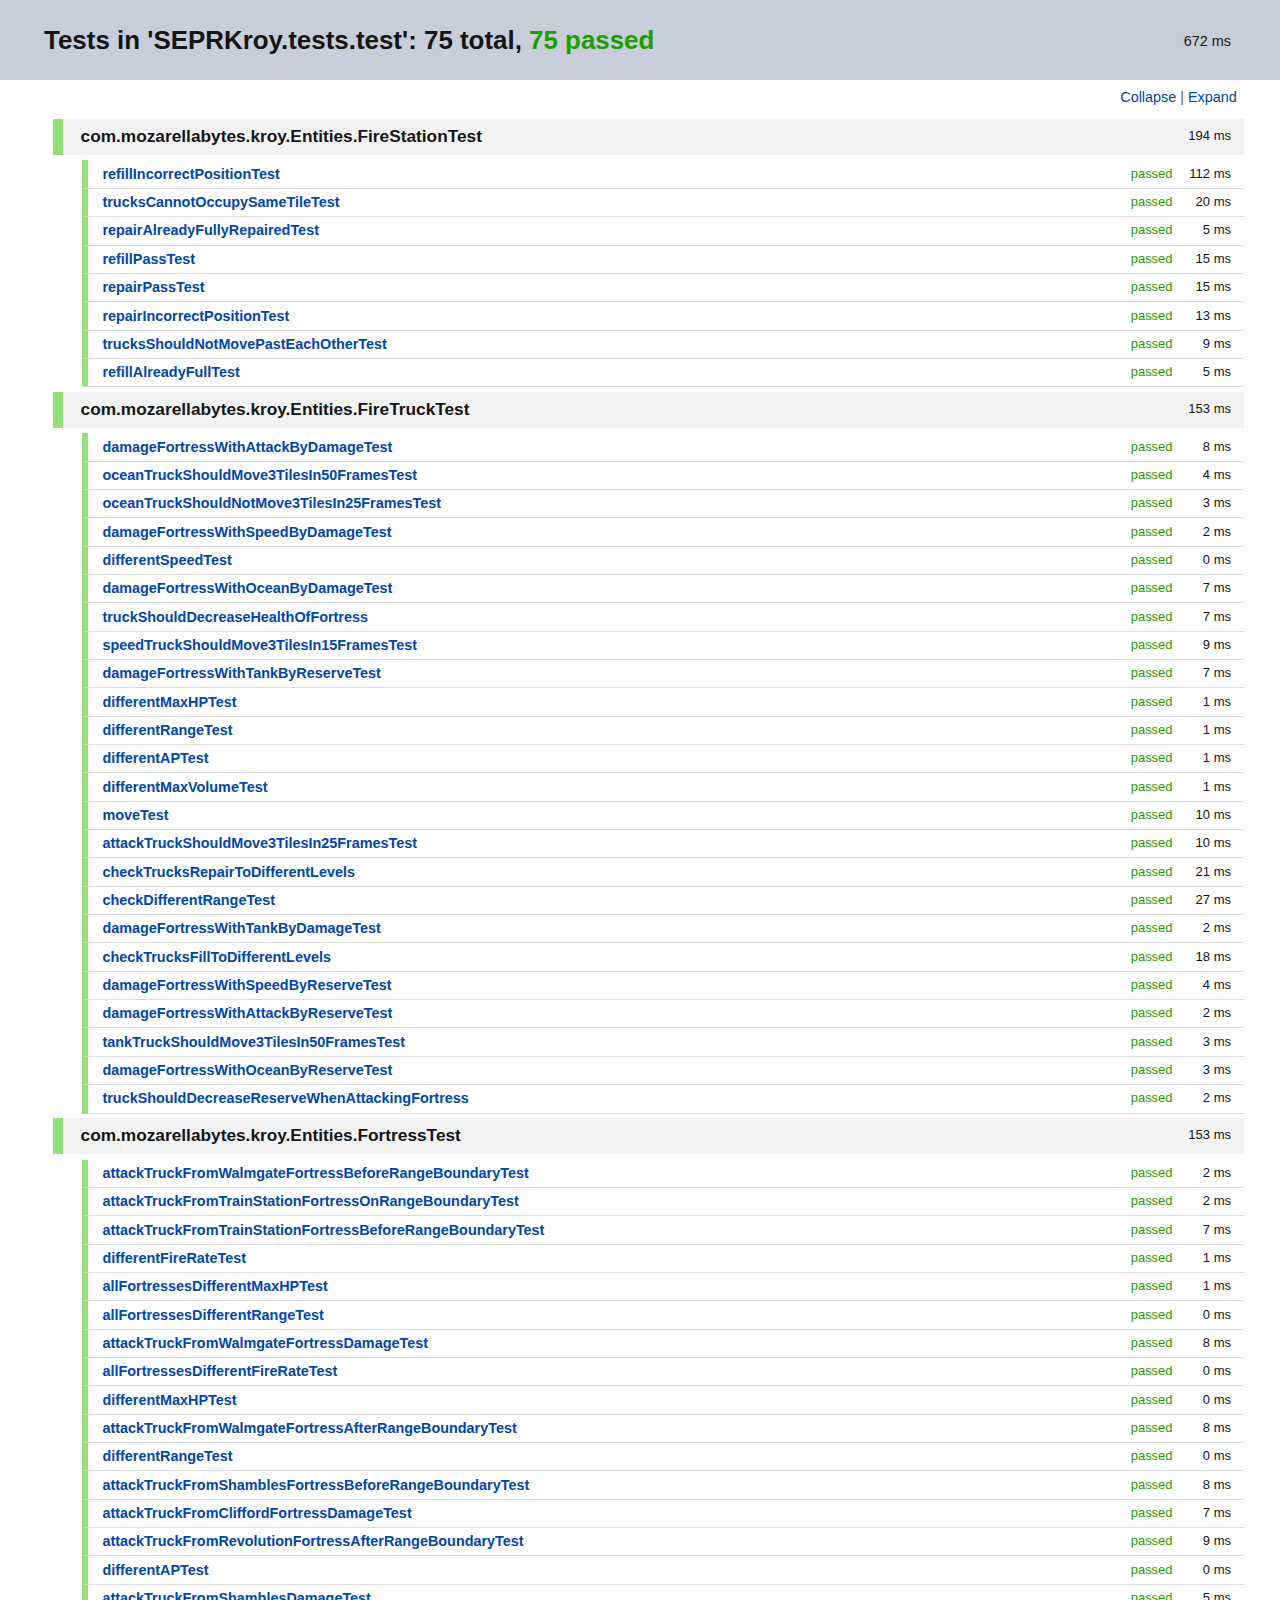
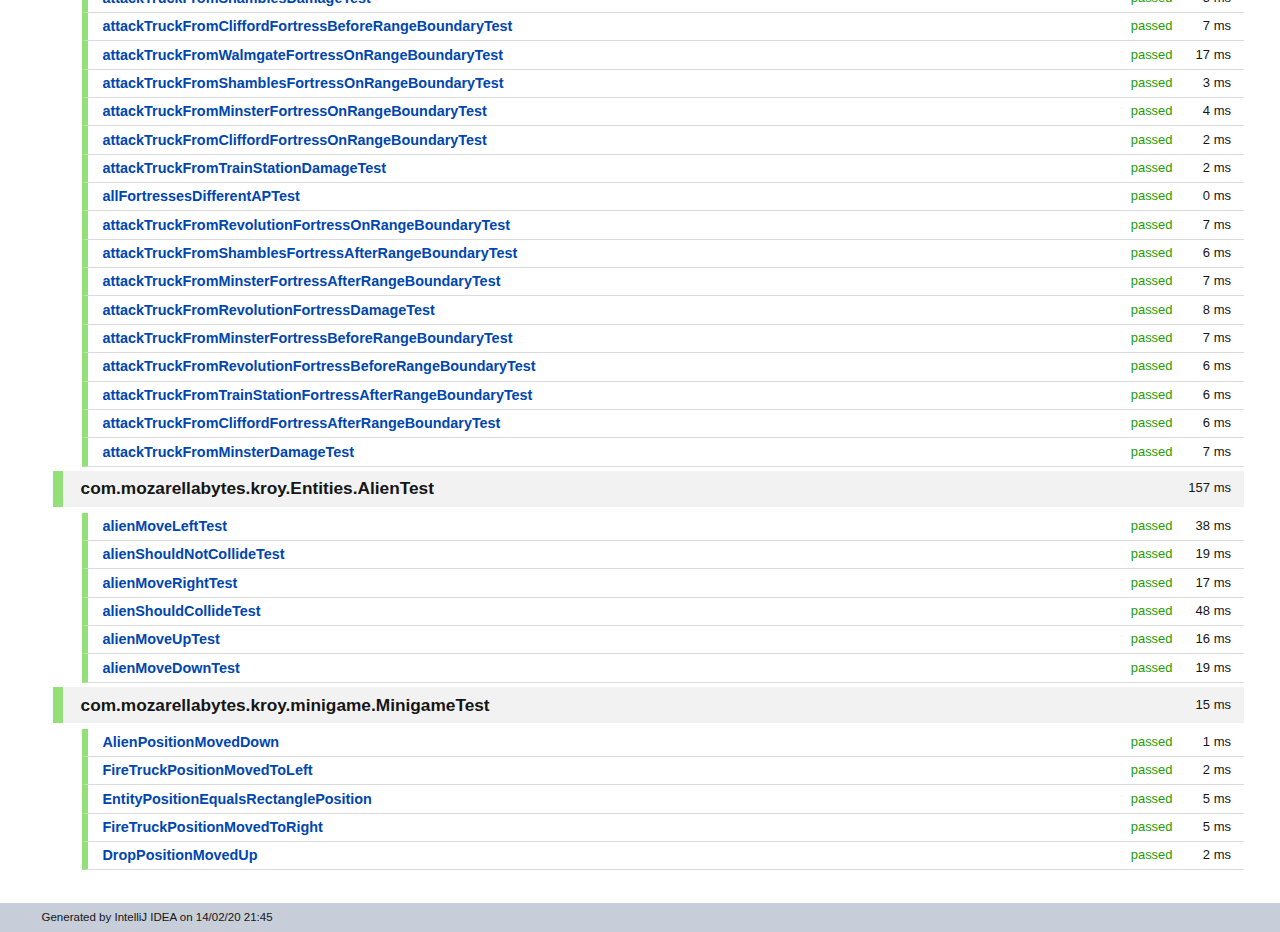
<file: docs/assessment3/TestResults/index.html>
<!DOCTYPE html PUBLIC "-//W3C//DTD XHTML 1.0 Strict//EN" "http://www.w3.org/TR/xhtml1/DTD/xhtml1-strict.dtd">
<html xmlns:str="http://exslt.org/strings" xmlns="http://www.w3.org/1999/xhtml">
<head>
<META http-equiv="Content-Type" content="text/html; charset=UTF-8">
<title>Test Results &mdash; Tests in 'SEPRKroy.tests.test'</title>
<style type="text/css">
          html {
            height: 100%
          }

          body {
            margin: 0 auto;
            padding: 0;
            text-align: left;
            height: 100%;
            font-family: myriad, arial, tahoma, verdana, sans-serif;
            color: #151515;
            font-size: 90%;
            line-height: 1.3em;
            background-color: #fff;
          }

          * {
            margin: 0;
            padding: 0
          }

          .clr {
            clear: both;
            overflow: hidden;
          }

          img {
            border: none
          }

          a {
            color: #0046b0;
            text-decoration: none;
          }

          a:hover {
            text-decoration: none;
          }

          a:focus, a:active {
            outline: none
          }

          .noborder {
            border: none
          }

          h1 {
            color: #151515;
            font-size: 180%;
            line-height: 1.1em;
            font-weight: bold;
          }

          h2 {
            color: #393D42;
            font-size: 160%;
            font-weight: normal
          }

          h3 {
            font-size: 120%;
            font-weight: bold;
            margin-bottom: .5em
          }

          h4 {
            font-size: 110%;
          }

          h5 {
            font-size: 110%;
          }

          span.failed {
            color: #ff0000
          }

          span.error {
            color: #ff0000
          }

          span.passed {
            color: #1d9d01
          }

          span.ignored {
            color: #fff600
          }

          span.skipped {
            color: #fff600
          }

          hr {
            background-color: blue
          }

          #container {
            min-width: 30em;
          }

          #header {
            padding: 0;
            position: fixed;
            width: 100%;
            z-index: 10;
            background-color: #c7ceda;
          }

          #header h1 {
            margin: 1em 3em 1em 1.7em;
          }

          #header h1 strong {
            white-space: nowrap;
          }

          #header .time {
            margin-top: 2.2em;
            margin-right: 3.4em;
            float: right;
          }

          #treecontrol {
            margin: 0;
            padding: .5em 3em .5em 0;
            text-align: right;
            background-color: #fff;
          }

          #treecontrol ul li {
            display: inline;
            list-style: none;
            color: #666;
          }

          #content {
            padding: 0 2.5em 2em 1.7em;
          }

          #content ul {
            margin: .4em 0 .1em 2em;
            list-style: none;
          }

          #content ul li.level {
            cursor: pointer;
          }

          #content ul li.level span {
            display: block;
            font-weight: bold;
          }

          #content ul li.level.top {
            margin-bottom: .3em;
          }

          #content ul li.level.top > span {
            padding: .5em 0 .5em 1em;
            font-size: 120%;
            color: #151515;
            background-color: #f2f2f2;
            border-left: solid 10px #93e078;
          }

          #content ul li.level.top.failed > span {
            border-left: solid 10px #f02525;
          }

          #content ul li.level.top.ignored > span {
            border-left: solid 10px #f8d216;
          }

          #content ul li.level.suite > span {
            margin-bottom: .8em;
            padding: 0 0 0 .8em;
            display: block;
            font-size: 110%;
            line-height: 1em;
            color: #151515;
            border-left: solid 15px #93e078;
          }

          #content ul li.level.suite.failed > span {
            border-left: solid 15px #f02525;
          }

          #content ul li.level.suite.ignored > span {
            border-left: solid 15px #f8d216;
          }

          #content ul li.level.suite > ul {
            margin-bottom: 1.5em;
          }

          #content ul li.level.test > span {
            padding: .3em 0 .3em 1em;
            color: #0046b0;
            font-size: 100%;
            border-left: solid 6px #93e078;
            border-bottom: solid 1px #dbdbdb;
          }

          #content ul li.level.test.failed > span {
            border-left: solid 6px #f02525;
          }

          #content ul li.level.test.ignored > span {
            border-left: solid 6px #f8d216;
          }

          #content ul li.text p, #content ul li.text span {
            margin-bottom: 1.5em;
            color: #151515 !important;
            font-size: 90% !important;
            font-weight: normal !important;
            overflow-x: auto;
            cursor: auto !important;
            background: none !important;
            border: none !important;
          }

          #content ul li.text span {
            margin-bottom: 0;
            display: block;
          }

          #content ul li.text span.stderr {
            color: #8b0000 !important;
          }

          #content ul li .time {
            margin-right: .5em;
            width: 5em;
            text-align: right;
            font-size: 13px;
            color: #151515;
            font-style: normal;
            font-weight: normal;
            float: right;
          }

          #content ul li span .status {
            width: 6em;
            font-size: 90%;
            color: #1d9d01;
            font-style: normal;
            font-weight: normal;
            float: right;
            text-align: right;
          }

          #content ul li.failed > span .status {
            color: #ff0000;
          }

          #content ul li.ignored > span .status {
            color: #d6b000;
          }

          #footer {
              height: 2em;
              background-color: #c7ceda;
          }
          #footer p {
              padding: .4em 0 0 3.6em;
              font-size: 80%;
          }
        </style>

<script type="text/javascript">
eval(function(p,a,c,k,e,r){e=function(c){return(c<a?'':e(parseInt(c/a)))+((c=c%a)>35?String.fromCharCode(c+29):c.toString(36))};if(!''.replace(/^/,String)){while(c--)r[e(c)]=k[c]||e(c);k=[function(e){return r[e]}];e=function(){return'\\w+'};c=1};while(c--)if(k[c])p=p.replace(new RegExp('\\b'+e(c)+'\\b','g'),k[c]);return p}('(G(){9(1n E!="11")H w=E;H E=17.16=G(a,c){9(17==6||!6.4K)I 1q E(a,c);I 6.4K(a,c)};9(1n $!="11")H D=$;17.$=E;H u=/^[^<]*(<(.|\\s)+>)[^>]*$|^#(\\w+)$/;E.1b=E.3x={4K:G(a,c){a=a||U;9(1n a=="1M"){H m=u.2L(a);9(m&&(m[1]||!c)){9(m[1])a=E.4I([m[1]],c);J{H b=U.42(m[3]);9(b)9(b.1T!=m[3])I E().1X(a);J{6[0]=b;6.L=1;I 6}J a=[]}}J I 1q E(c).1X(a)}J 9(E.1p(a))I 1q E(U)[E.1b.2d?"2d":"37"](a);I 6.6u(a.1d==1C&&a||(a.4d||a.L&&a!=17&&!a.1z&&a[0]!=11&&a[0].1z)&&E.2h(a)||[a])},4d:"1.2",82:G(){I 6.L},L:0,28:G(a){I a==11?E.2h(6):6[a]},2v:G(a){H b=E(a);b.4Y=6;I b},6u:G(a){6.L=0;1C.3x.1a.15(6,a);I 6},O:G(a,b){I E.O(6,a,b)},4J:G(a){H b=-1;6.O(G(i){9(6==a)b=i});I b},1y:G(f,d,e){H c=f;9(f.1d==3T)9(d==11)I 6.L&&E[e||"1y"](6[0],f)||11;J{c={};c[f]=d}I 6.O(G(a){M(H b 1j c)E.1y(e?6.R:6,b,E.1c(6,c[b],e,a,b))})},18:G(b,a){I 6.1y(b,a,"3O")},2t:G(e){9(1n e!="5w"&&e!=S)I 6.4o().3e(U.6F(e));H t="";E.O(e||6,G(){E.O(6.2X,G(){9(6.1z!=8)t+=6.1z!=1?6.6x:E.1b.2t([6])})});I t},5l:G(b){9(6[0])E(b,6[0].3N).6t().38(6[0]).1W(G(){H a=6;1Y(a.1t)a=a.1t;I a}).3e(6);I 6},8p:G(a){I 6.O(G(){E(6).6p().5l(a)})},8h:G(a){I 6.O(G(){E(6).5l(a)})},3e:G(){I 6.3s(1k,Q,1,G(a){6.57(a)})},6k:G(){I 6.3s(1k,Q,-1,G(a){6.38(a,6.1t)})},6g:G(){I 6.3s(1k,P,1,G(a){6.14.38(a,6)})},53:G(){I 6.3s(1k,P,-1,G(a){6.14.38(a,6.2i)})},1B:G(){I 6.4Y||E([])},1X:G(t){H b=E.1W(6,G(a){I E.1X(t,a)});I 6.2v(/[^+>] [^+>]/.12(t)||t.1e("..")>-1?E.4V(b):b)},6t:G(e){H f=6.1W(G(){I 6.66?E(6.66)[0]:6.4S(Q)});9(e===Q){H d=f.1X("*").4Q();6.1X("*").4Q().O(G(i){H c=E.K(6,"2A");M(H a 1j c)M(H b 1j c[a])E.1h.1f(d[i],a,c[a][b],c[a][b].K)})}I f},1A:G(t){I 6.2v(E.1p(t)&&E.2T(6,G(b,a){I t.15(b,[a])})||E.3G(t,6))},5T:G(t){I 6.2v(t.1d==3T&&E.3G(t,6,Q)||E.2T(6,G(a){I(t.1d==1C||t.4d)?E.2S(a,t)<0:a!=t}))},1f:G(t){I 6.2v(E.1S(6.28(),t.1d==3T?E(t).28():t.L!=11&&(!t.Y||t.Y=="7t")?t:[t]))},3j:G(a){I a?E.3G(a,6).L>0:P},7g:G(a){I 6.3j("."+a)},2V:G(b){9(b==11){9(6.L){H c=6[0];9(E.Y(c,"24")){H e=c.4z,a=[],W=c.W,2P=c.N=="24-2P";9(e<0)I S;M(H i=2P?e:0,2Y=2P?e+1:W.L;i<2Y;i++){H d=W[i];9(d.29){H b=E.V.1g&&!d.70["1N"].9U?d.2t:d.1N;9(2P)I b;a.1a(b)}}I a}J I 6[0].1N.1o(/\\r/g,"")}}J I 6.O(G(){9(b.1d==1C&&/4s|5u/.12(6.N))6.2K=(E.2S(6.1N,b)>=0||E.2S(6.2J,b)>=0);J 9(E.Y(6,"24")){H a=b.1d==1C?b:[b];E("9m",6).O(G(){6.29=(E.2S(6.1N,a)>=0||E.2S(6.2t,a)>=0)});9(!a.L)6.4z=-1}J 6.1N=b})},4n:G(a){I a==11?(6.L?6[0].3D:S):6.4o().3e(a)},6H:G(a){I 6.53(a).2e()},2s:G(){I 6.2v(1C.3x.2s.15(6,1k))},1W:G(b){I 6.2v(E.1W(6,G(a,i){I b.3c(a,i,a)}))},4Q:G(){I 6.1f(6.4Y)},3s:G(f,d,g,e){H c=6.L>1,a;I 6.O(G(){9(!a){a=E.4I(f,6.3N);9(g<0)a.91()}H b=6;9(d&&E.Y(6,"1F")&&E.Y(a[0],"4k"))b=6.4q("1J")[0]||6.57(U.5r("1J"));E.O(a,G(){9(E.Y(6,"1P")){9(6.3g)E.3w({1u:6.3g,3h:P,1Z:"1P"});J E.5h(6.2t||6.6s||6.3D||"")}J e.15(b,[c?6.4S(Q):6])})})}};E.1i=E.1b.1i=G(){H c=1k[0]||{},a=1,2g=1k.L,5e=P;9(c.1d==8v){5e=c;c=1k[1]||{}}9(2g==1){c=6;a=0}H b;M(;a<2g;a++)9((b=1k[a])!=S)M(H i 1j b){9(c==b[i])6r;9(5e&&1n b[i]==\'5w\'&&c[i])E.1i(c[i],b[i]);J 9(b[i]!=11)c[i]=b[i]}I c};H F="16"+(1q 3v()).3u(),6q=0,5d={};E.1i({8k:G(a){17.$=D;9(a)17.16=w;I E},1p:G(a){I!!a&&1n a!="1M"&&!a.Y&&a.1d!=1C&&/G/i.12(a+"")},4a:G(a){I a.35&&!a.1K||a.34&&a.3N&&!a.3N.1K},5h:G(a){a=E.33(a);9(a){9(17.6o)17.6o(a);J 9(E.V.1H)17.58(a,0);J 3p.3c(17,a)}},Y:G(b,a){I b.Y&&b.Y.26()==a.26()},1I:{},K:G(c,d,b){c=c==17?5d:c;H a=c[F];9(!a)a=c[F]=++6q;9(d&&!E.1I[a])E.1I[a]={};9(b!=11)E.1I[a][d]=b;I d?E.1I[a][d]:a},30:G(c,b){c=c==17?5d:c;H a=c[F];9(b){9(E.1I[a]){2G E.1I[a][b];b="";M(b 1j E.1I[a])22;9(!b)E.30(c)}}J{2c{2G c[F]}27(e){9(c.54)c.54(F)}2G E.1I[a]}},O:G(a,b,c){9(c){9(a.L==11)M(H i 1j a)b.15(a[i],c);J M(H i=0,45=a.L;i<45;i++)9(b.15(a[i],c)===P)22}J{9(a.L==11)M(H i 1j a)b.3c(a[i],i,a[i]);J M(H i=0,45=a.L,2V=a[0];i<45&&b.3c(2V,i,2V)!==P;2V=a[++i]){}}I a},1c:G(c,b,d,e,a){9(E.1p(b))b=b.3c(c,[e]);H f=/z-?4J|7T-?7S|1v|69|7Q-?1G/i;I b&&b.1d==4X&&d=="3O"&&!f.12(a)?b+"2I":b},1m:{1f:G(b,c){E.O((c||"").2p(/\\s+/),G(i,a){9(!E.1m.3t(b.1m,a))b.1m+=(b.1m?" ":"")+a})},2e:G(b,c){b.1m=c!=11?E.2T(b.1m.2p(/\\s+/),G(a){I!E.1m.3t(c,a)}).65(" "):""},3t:G(t,c){I E.2S(c,(t.1m||t).3z().2p(/\\s+/))>-1}},2q:G(e,o,f){M(H i 1j o){e.R["3C"+i]=e.R[i];e.R[i]=o[i]}f.15(e,[]);M(H i 1j o)e.R[i]=e.R["3C"+i]},18:G(e,p){9(p=="1G"||p=="2E"){H b={},3Z,3Y,d=["7L","7K","7J","7G"];E.O(d,G(){b["7F"+6]=0;b["7D"+6+"61"]=0});E.2q(e,b,G(){9(E(e).3j(\':3X\')){3Z=e.7A;3Y=e.7z}J{e=E(e.4S(Q)).1X(":4s").5X("2K").1B().18({4v:"1O",2W:"4D",19:"2U",7w:"0",1R:"0"}).5P(e.14)[0];H a=E.18(e.14,"2W")||"3V";9(a=="3V")e.14.R.2W="7k";3Z=e.7h;3Y=e.7f;9(a=="3V")e.14.R.2W="3V";e.14.3k(e)}});I p=="1G"?3Z:3Y}I E.3O(e,p)},3O:G(h,j,i){H g,2u=[],2q=[];G 3l(a){9(!E.V.1H)I P;H b=U.3M.3P(a,S);I!b||b.4y("3l")==""}9(j=="1v"&&E.V.1g){g=E.1y(h.R,"1v");I g==""?"1":g}9(j.1U(/4r/i))j=y;9(!i&&h.R[j])g=h.R[j];J 9(U.3M&&U.3M.3P){9(j.1U(/4r/i))j="4r";j=j.1o(/([A-Z])/g,"-$1").2F();H d=U.3M.3P(h,S);9(d&&!3l(h))g=d.4y(j);J{M(H a=h;a&&3l(a);a=a.14)2u.4Z(a);M(a=0;a<2u.L;a++)9(3l(2u[a])){2q[a]=2u[a].R.19;2u[a].R.19="2U"}g=j=="19"&&2q[2u.L-1]!=S?"2j":U.3M.3P(h,S).4y(j)||"";M(a=0;a<2q.L;a++)9(2q[a]!=S)2u[a].R.19=2q[a]}9(j=="1v"&&g=="")g="1"}J 9(h.43){H f=j.1o(/\\-(\\w)/g,G(m,c){I c.26()});g=h.43[j]||h.43[f];9(!/^\\d+(2I)?$/i.12(g)&&/^\\d/.12(g)){H k=h.R.1R;H e=h.4t.1R;h.4t.1R=h.43.1R;h.R.1R=g||0;g=h.R.74+"2I";h.R.1R=k;h.4t.1R=e}}I g},4I:G(a,e){H r=[];e=e||U;E.O(a,G(i,d){9(!d)I;9(d.1d==4X)d=d.3z();9(1n d=="1M"){d=d.1o(/(<(\\w+)[^>]*?)\\/>/g,G(m,a,b){I b.1U(/^(71|6Z|5D|6Y|49|9S|9P|3f|9K|9I)$/i)?m:a+"></"+b+">"});H s=E.33(d).2F(),1r=e.5r("1r"),2x=[];H c=!s.1e("<9D")&&[1,"<24>","</24>"]||!s.1e("<9A")&&[1,"<6S>","</6S>"]||s.1U(/^<(9x|1J|9u|9t|9s)/)&&[1,"<1F>","</1F>"]||!s.1e("<4k")&&[2,"<1F><1J>","</1J></1F>"]||(!s.1e("<9r")||!s.1e("<9q"))&&[3,"<1F><1J><4k>","</4k></1J></1F>"]||!s.1e("<5D")&&[2,"<1F><1J></1J><6L>","</6L></1F>"]||E.V.1g&&[1,"1r<1r>","</1r>"]||[0,"",""];1r.3D=c[1]+d+c[2];1Y(c[0]--)1r=1r.5k;9(E.V.1g){9(!s.1e("<1F")&&s.1e("<1J")<0)2x=1r.1t&&1r.1t.2X;J 9(c[1]=="<1F>"&&s.1e("<1J")<0)2x=1r.2X;M(H n=2x.L-1;n>=0;--n)9(E.Y(2x[n],"1J")&&!2x[n].2X.L)2x[n].14.3k(2x[n]);9(/^\\s/.12(d))1r.38(e.6F(d.1U(/^\\s*/)[0]),1r.1t)}d=E.2h(1r.2X)}9(0===d.L&&(!E.Y(d,"3B")&&!E.Y(d,"24")))I;9(d[0]==11||E.Y(d,"3B")||d.W)r.1a(d);J r=E.1S(r,d)});I r},1y:G(c,d,a){H e=E.4a(c)?{}:E.5o;9(d=="29"&&E.V.1H)c.14.4z;9(e[d]){9(a!=11)c[e[d]]=a;I c[e[d]]}J 9(E.V.1g&&d=="R")I E.1y(c.R,"9g",a);J 9(a==11&&E.V.1g&&E.Y(c,"3B")&&(d=="9e"||d=="9d"))I c.9b(d).6x;J 9(c.34){9(a!=11){9(d=="N"&&E.Y(c,"49")&&c.14)6E"N 96 94\'t 93 92";c.90(d,a)}9(E.V.1g&&/6B|3g/.12(d)&&!E.4a(c))I c.4l(d,2);I c.4l(d)}J{9(d=="1v"&&E.V.1g){9(a!=11){c.69=1;c.1A=(c.1A||"").1o(/6A\\([^)]*\\)/,"")+(3K(a).3z()=="8V"?"":"6A(1v="+a*6z+")")}I c.1A?(3K(c.1A.1U(/1v=([^)]*)/)[1])/6z).3z():""}d=d.1o(/-([a-z])/8T,G(z,b){I b.26()});9(a!=11)c[d]=a;I c[d]}},33:G(t){I(t||"").1o(/^\\s+|\\s+$/g,"")},2h:G(a){H r=[];9(1n a!="8Q")M(H i=0,2g=a.L;i<2g;i++)r.1a(a[i]);J r=a.2s(0);I r},2S:G(b,a){M(H i=0,2g=a.L;i<2g;i++)9(a[i]==b)I i;I-1},1S:G(a,b){9(E.V.1g){M(H i=0;b[i];i++)9(b[i].1z!=8)a.1a(b[i])}J M(H i=0;b[i];i++)a.1a(b[i]);I a},4V:G(b){H r=[],2f={};2c{M(H i=0,6P=b.L;i<6P;i++){H a=E.K(b[i]);9(!2f[a]){2f[a]=Q;r.1a(b[i])}}}27(e){r=b}I r},2T:G(b,a,c){9(1n a=="1M")a=3p("P||G(a,i){I "+a+"}");H d=[];M(H i=0,4m=b.L;i<4m;i++)9(!c&&a(b[i],i)||c&&!a(b[i],i))d.1a(b[i]);I d},1W:G(c,b){9(1n b=="1M")b=3p("P||G(a){I "+b+"}");H d=[];M(H i=0,4m=c.L;i<4m;i++){H a=b(c[i],i);9(a!==S&&a!=11){9(a.1d!=1C)a=[a];d=d.8O(a)}}I d}});H v=8M.8K.2F();E.V={4f:(v.1U(/.+(?:8I|8H|8F|8E)[\\/: ]([\\d.]+)/)||[])[1],1H:/6T/.12(v),3a:/3a/.12(v),1g:/1g/.12(v)&&!/3a/.12(v),39:/39/.12(v)&&!/(8B|6T)/.12(v)};H y=E.V.1g?"4h":"5g";E.1i({5f:!E.V.1g||U.8A=="8z",4h:E.V.1g?"4h":"5g",5o:{"M":"8y","8x":"1m","4r":y,5g:y,4h:y,3D:"3D",1m:"1m",1N:"1N",36:"36",2K:"2K",8w:"8u",29:"29",8t:"8s"}});E.O({1D:"a.14",8r:"16.4e(a,\'14\')",8q:"16.2R(a,2,\'2i\')",8o:"16.2R(a,2,\'4c\')",8n:"16.4e(a,\'2i\')",8m:"16.4e(a,\'4c\')",8l:"16.5c(a.14.1t,a)",8j:"16.5c(a.1t)",6p:"16.Y(a,\'8i\')?a.8f||a.8e.U:16.2h(a.2X)"},G(i,n){E.1b[i]=G(a){H b=E.1W(6,n);9(a&&1n a=="1M")b=E.3G(a,b);I 6.2v(E.4V(b))}});E.O({5P:"3e",8d:"6k",38:"6g",8c:"53",8b:"6H"},G(i,n){E.1b[i]=G(){H a=1k;I 6.O(G(){M(H j=0,2g=a.L;j<2g;j++)E(a[j])[n](6)})}});E.O({5X:G(a){E.1y(6,a,"");6.54(a)},8a:G(c){E.1m.1f(6,c)},89:G(c){E.1m.2e(6,c)},88:G(c){E.1m[E.1m.3t(6,c)?"2e":"1f"](6,c)},2e:G(a){9(!a||E.1A(a,[6]).r.L){E.30(6);6.14.3k(6)}},4o:G(){E("*",6).O(G(){E.30(6)});1Y(6.1t)6.3k(6.1t)}},G(i,n){E.1b[i]=G(){I 6.O(n,1k)}});E.O(["87","61"],G(i,a){H n=a.2F();E.1b[n]=G(h){I 6[0]==17?E.V.1H&&3r["86"+a]||E.5f&&32.2Y(U.35["59"+a],U.1K["59"+a])||U.1K["59"+a]:6[0]==U?32.2Y(U.1K["6n"+a],U.1K["6m"+a]):h==11?(6.L?E.18(6[0],n):S):6.18(n,h.1d==3T?h:h+"2I")}});H C=E.V.1H&&3q(E.V.4f)<85?"(?:[\\\\w*56-]|\\\\\\\\.)":"(?:[\\\\w\\84-\\83*56-]|\\\\\\\\.)",6j=1q 47("^>\\\\s*("+C+"+)"),6i=1q 47("^("+C+"+)(#)("+C+"+)"),6h=1q 47("^([#.]?)("+C+"*)");E.1i({55:{"":"m[2]==\'*\'||16.Y(a,m[2])","#":"a.4l(\'1T\')==m[2]",":":{81:"i<m[3]-0",7Z:"i>m[3]-0",2R:"m[3]-0==i",7Y:"m[3]-0==i",3o:"i==0",3n:"i==r.L-1",6f:"i%2==0",6d:"i%2","3o-46":"a.14.4q(\'*\')[0]==a","3n-46":"16.2R(a.14.5k,1,\'4c\')==a","7X-46":"!16.2R(a.14.5k,2,\'4c\')",1D:"a.1t",4o:"!a.1t",7W:"(a.6s||a.7V||\'\').1e(m[3])>=0",3X:\'"1O"!=a.N&&16.18(a,"19")!="2j"&&16.18(a,"4v")!="1O"\',1O:\'"1O"==a.N||16.18(a,"19")=="2j"||16.18(a,"4v")=="1O"\',7U:"!a.36",36:"a.36",2K:"a.2K",29:"a.29||16.1y(a,\'29\')",2t:"\'2t\'==a.N",4s:"\'4s\'==a.N",5u:"\'5u\'==a.N",52:"\'52\'==a.N",51:"\'51\'==a.N",50:"\'50\'==a.N",6c:"\'6c\'==a.N",6b:"\'6b\'==a.N",2y:\'"2y"==a.N||16.Y(a,"2y")\',49:"/49|24|6a|2y/i.12(a.Y)",3t:"16.1X(m[3],a).L",7R:"/h\\\\d/i.12(a.Y)",7P:"16.2T(16.2Z,G(1b){I a==1b.T;}).L"}},68:[/^(\\[) *@?([\\w-]+) *([!*$^~=]*) *(\'?"?)(.*?)\\4 *\\]/,/^(:)([\\w-]+)\\("?\'?(.*?(\\(.*?\\))?[^(]*?)"?\'?\\)/,1q 47("^([:.#]*)("+C+"+)")],3G:G(a,c,b){H d,2b=[];1Y(a&&a!=d){d=a;H f=E.1A(a,c,b);a=f.t.1o(/^\\s*,\\s*/,"");2b=b?c=f.r:E.1S(2b,f.r)}I 2b},1X:G(t,o){9(1n t!="1M")I[t];9(o&&!o.1z)o=S;o=o||U;H d=[o],2f=[],3n;1Y(t&&3n!=t){H r=[];3n=t;t=E.33(t);H l=P;H g=6j;H m=g.2L(t);9(m){H p=m[1].26();M(H i=0;d[i];i++)M(H c=d[i].1t;c;c=c.2i)9(c.1z==1&&(p=="*"||c.Y.26()==p.26()))r.1a(c);d=r;t=t.1o(g,"");9(t.1e(" ")==0)6r;l=Q}J{g=/^([>+~])\\s*(\\w*)/i;9((m=g.2L(t))!=S){r=[];H p=m[2],1S={};m=m[1];M(H j=0,31=d.L;j<31;j++){H n=m=="~"||m=="+"?d[j].2i:d[j].1t;M(;n;n=n.2i)9(n.1z==1){H h=E.K(n);9(m=="~"&&1S[h])22;9(!p||n.Y.26()==p.26()){9(m=="~")1S[h]=Q;r.1a(n)}9(m=="+")22}}d=r;t=E.33(t.1o(g,""));l=Q}}9(t&&!l){9(!t.1e(",")){9(o==d[0])d.44();2f=E.1S(2f,d);r=d=[o];t=" "+t.67(1,t.L)}J{H k=6i;H m=k.2L(t);9(m){m=[0,m[2],m[3],m[1]]}J{k=6h;m=k.2L(t)}m[2]=m[2].1o(/\\\\/g,"");H f=d[d.L-1];9(m[1]=="#"&&f&&f.42&&!E.4a(f)){H q=f.42(m[2]);9((E.V.1g||E.V.3a)&&q&&1n q.1T=="1M"&&q.1T!=m[2])q=E(\'[@1T="\'+m[2]+\'"]\',f)[0];d=r=q&&(!m[3]||E.Y(q,m[3]))?[q]:[]}J{M(H i=0;d[i];i++){H a=m[1]=="#"&&m[3]?m[3]:m[1]!=""||m[0]==""?"*":m[2];9(a=="*"&&d[i].Y.2F()=="5w")a="3f";r=E.1S(r,d[i].4q(a))}9(m[1]==".")r=E.4W(r,m[2]);9(m[1]=="#"){H e=[];M(H i=0;r[i];i++)9(r[i].4l("1T")==m[2]){e=[r[i]];22}r=e}d=r}t=t.1o(k,"")}}9(t){H b=E.1A(t,r);d=r=b.r;t=E.33(b.t)}}9(t)d=[];9(d&&o==d[0])d.44();2f=E.1S(2f,d);I 2f},4W:G(r,m,a){m=" "+m+" ";H c=[];M(H i=0;r[i];i++){H b=(" "+r[i].1m+" ").1e(m)>=0;9(!a&&b||a&&!b)c.1a(r[i])}I c},1A:G(t,r,h){H d;1Y(t&&t!=d){d=t;H p=E.68,m;M(H i=0;p[i];i++){m=p[i].2L(t);9(m){t=t.7O(m[0].L);m[2]=m[2].1o(/\\\\/g,"");22}}9(!m)22;9(m[1]==":"&&m[2]=="5T")r=E.1A(m[3],r,Q).r;J 9(m[1]==".")r=E.4W(r,m[2],h);J 9(m[1]=="["){H g=[],N=m[3];M(H i=0,31=r.L;i<31;i++){H a=r[i],z=a[E.5o[m[2]]||m[2]];9(z==S||/6B|3g|29/.12(m[2]))z=E.1y(a,m[2])||\'\';9((N==""&&!!z||N=="="&&z==m[5]||N=="!="&&z!=m[5]||N=="^="&&z&&!z.1e(m[5])||N=="$="&&z.67(z.L-m[5].L)==m[5]||(N=="*="||N=="~=")&&z.1e(m[5])>=0)^h)g.1a(a)}r=g}J 9(m[1]==":"&&m[2]=="2R-46"){H e={},g=[],12=/(\\d*)n\\+?(\\d*)/.2L(m[3]=="6f"&&"2n"||m[3]=="6d"&&"2n+1"||!/\\D/.12(m[3])&&"n+"+m[3]||m[3]),3o=(12[1]||1)-0,d=12[2]-0;M(H i=0,31=r.L;i<31;i++){H j=r[i],14=j.14,1T=E.K(14);9(!e[1T]){H c=1;M(H n=14.1t;n;n=n.2i)9(n.1z==1)n.4U=c++;e[1T]=Q}H b=P;9(3o==1){9(d==0||j.4U==d)b=Q}J 9((j.4U+d)%3o==0)b=Q;9(b^h)g.1a(j)}r=g}J{H f=E.55[m[1]];9(1n f!="1M")f=E.55[m[1]][m[2]];f=3p("P||G(a,i){I "+f+"}");r=E.2T(r,f,h)}}I{r:r,t:t}},4e:G(b,c){H d=[];H a=b[c];1Y(a&&a!=U){9(a.1z==1)d.1a(a);a=a[c]}I d},2R:G(a,e,c,b){e=e||1;H d=0;M(;a;a=a[c])9(a.1z==1&&++d==e)22;I a},5c:G(n,a){H r=[];M(;n;n=n.2i){9(n.1z==1&&(!a||n!=a))r.1a(n)}I r}});E.1h={1f:G(g,e,c,h){9(E.V.1g&&g.41!=11)g=17;9(!c.2r)c.2r=6.2r++;9(h!=11){H d=c;c=G(){I d.15(6,1k)};c.K=h;c.2r=d.2r}H i=e.2p(".");e=i[0];c.N=i[1];H b=E.K(g,"2A")||E.K(g,"2A",{});H f=E.K(g,"2m",G(){H a;9(1n E=="11"||E.1h.4T)I a;a=E.1h.2m.15(g,1k);I a});H j=b[e];9(!j){j=b[e]={};9(g.4R)g.4R(e,f,P);J g.7N("40"+e,f)}j[c.2r]=c;6.23[e]=Q},2r:1,23:{},2e:G(d,c,b){H e=E.K(d,"2A"),2O,4J;9(1n c=="1M"){H a=c.2p(".");c=a[0]}9(e){9(c&&c.N){b=c.4P;c=c.N}9(!c){M(c 1j e)6.2e(d,c)}J 9(e[c]){9(b)2G e[c][b.2r];J M(b 1j e[c])9(!a[1]||e[c][b].N==a[1])2G e[c][b];M(2O 1j e[c])22;9(!2O){9(d.4O)d.4O(c,E.K(d,"2m"),P);J d.7M("40"+c,E.K(d,"2m"));2O=S;2G e[c]}}M(2O 1j e)22;9(!2O){E.30(d,"2A");E.30(d,"2m")}}},1L:G(d,b,e,c,f){b=E.2h(b||[]);9(!e){9(6.23[d])E("*").1f([17,U]).1L(d,b)}J{H a,2O,1b=E.1p(e[d]||S),4N=!b[0]||!b[0].2B;9(4N)b.4Z(6.4M({N:d,2o:e}));9(E.1p(E.K(e,"2m")))a=E.K(e,"2m").15(e,b);9(!1b&&e["40"+d]&&e["40"+d].15(e,b)===P)a=P;9(4N)b.44();9(f&&f.15(e,b)===P)a=P;9(1b&&c!==P&&a!==P&&!(E.Y(e,\'a\')&&d=="4L")){6.4T=Q;e[d]()}6.4T=P}I a},2m:G(d){H a;d=E.1h.4M(d||17.1h||{});H b=d.N.2p(".");d.N=b[0];H c=E.K(6,"2A")&&E.K(6,"2A")[d.N],3m=1C.3x.2s.3c(1k,1);3m.4Z(d);M(H j 1j c){3m[0].4P=c[j];3m[0].K=c[j].K;9(!b[1]||c[j].N==b[1]){H e=c[j].15(6,3m);9(a!==P)a=e;9(e===P){d.2B();d.3L()}}}9(E.V.1g)d.2o=d.2B=d.3L=d.4P=d.K=S;I a},4M:G(c){H a=c;c=E.1i({},a);c.2B=G(){9(a.2B)a.2B();a.7I=P};c.3L=G(){9(a.3L)a.3L();a.7H=Q};9(!c.2o&&c.64)c.2o=c.64;9(E.V.1H&&c.2o.1z==3)c.2o=a.2o.14;9(!c.4H&&c.4G)c.4H=c.4G==c.2o?c.7E:c.4G;9(c.63==S&&c.62!=S){H e=U.35,b=U.1K;c.63=c.62+(e&&e.2D||b.2D||0);c.7C=c.7B+(e&&e.2z||b.2z||0)}9(!c.3R&&(c.60||c.5Z))c.3R=c.60||c.5Z;9(!c.5Y&&c.5W)c.5Y=c.5W;9(!c.3R&&c.2y)c.3R=(c.2y&1?1:(c.2y&2?3:(c.2y&4?2:0)));I c}};E.1b.1i({3Q:G(c,a,b){I c=="5V"?6.2P(c,a,b):6.O(G(){E.1h.1f(6,c,b||a,b&&a)})},2P:G(d,b,c){I 6.O(G(){E.1h.1f(6,d,G(a){E(6).5U(a);I(c||b).15(6,1k)},c&&b)})},5U:G(a,b){I 6.O(G(){E.1h.2e(6,a,b)})},1L:G(c,a,b){I 6.O(G(){E.1h.1L(c,a,6,Q,b)})},7y:G(c,a,b){9(6[0])I E.1h.1L(c,a,6[0],P,b)},25:G(){H a=1k;I 6.4L(G(e){6.4E=0==6.4E?1:0;e.2B();I a[6.4E].15(6,[e])||P})},7x:G(f,g){G 4x(e){H p=e.4H;1Y(p&&p!=6)2c{p=p.14}27(e){p=6};9(p==6)I P;I(e.N=="4w"?f:g).15(6,[e])}I 6.4w(4x).5S(4x)},2d:G(f){5R();9(E.3W)f.15(U,[E]);J E.3i.1a(G(){I f.15(6,[E])});I 6}});E.1i({3W:P,3i:[],2d:G(){9(!E.3W){E.3W=Q;9(E.3i){E.O(E.3i,G(){6.15(U)});E.3i=S}9(E.V.39||E.V.3a)U.4O("5Q",E.2d,P);9(!17.7v.L)E(17).37(G(){E("#4C").2e()})}}});E.O(("7u,7o,37,7n,6n,5V,4L,7m,"+"7l,7j,7i,4w,5S,7p,24,"+"50,7q,7r,7s,3U").2p(","),G(i,o){E.1b[o]=G(f){I f?6.3Q(o,f):6.1L(o)}});H x=P;G 5R(){9(x)I;x=Q;9(E.V.39||E.V.3a)U.4R("5Q",E.2d,P);J 9(E.V.1g){U.7e("<7d"+"7c 1T=4C 7b=Q "+"3g=//:><\\/1P>");H a=U.42("4C");9(a)a.5O=G(){9(6.2C!="1l")I;E.2d()};a=S}J 9(E.V.1H)E.4B=41(G(){9(U.2C=="5N"||U.2C=="1l"){4A(E.4B);E.4B=S;E.2d()}},10);E.1h.1f(17,"37",E.2d)}E.1b.1i({37:G(g,d,c){9(E.1p(g))I 6.3Q("37",g);H e=g.1e(" ");9(e>=0){H i=g.2s(e,g.L);g=g.2s(0,e)}c=c||G(){};H f="4F";9(d)9(E.1p(d)){c=d;d=S}J{d=E.3f(d);f="5M"}H h=6;E.3w({1u:g,N:f,K:d,1l:G(a,b){9(b=="1E"||b=="5L")h.4n(i?E("<1r/>").3e(a.4p.1o(/<1P(.|\\s)*?\\/1P>/g,"")).1X(i):a.4p);58(G(){h.O(c,[a.4p,b,a])},13)}});I 6},7a:G(){I E.3f(6.5K())},5K:G(){I 6.1W(G(){I E.Y(6,"3B")?E.2h(6.79):6}).1A(G(){I 6.2J&&!6.36&&(6.2K||/24|6a/i.12(6.Y)||/2t|1O|51/i.12(6.N))}).1W(G(i,c){H b=E(6).2V();I b==S?S:b.1d==1C?E.1W(b,G(i,a){I{2J:c.2J,1N:a}}):{2J:c.2J,1N:b}}).28()}});E.O("5J,5I,5H,6e,5G,5F".2p(","),G(i,o){E.1b[o]=G(f){I 6.3Q(o,f)}});H B=(1q 3v).3u();E.1i({28:G(d,b,a,c){9(E.1p(b)){a=b;b=S}I E.3w({N:"4F",1u:d,K:b,1E:a,1Z:c})},78:G(b,a){I E.28(b,S,a,"1P")},77:G(c,b,a){I E.28(c,b,a,"3S")},76:G(d,b,a,c){9(E.1p(b)){a=b;b={}}I E.3w({N:"5M",1u:d,K:b,1E:a,1Z:c})},80:G(a){E.1i(E.4u,a)},4u:{23:Q,N:"4F",2H:0,5E:"75/x-73-3B-72",6l:Q,3h:Q,K:S},4b:{},3w:G(s){H f,48=/=(\\?|%3F)/g,1s,K;s=E.1i(Q,s,E.1i(Q,{},E.4u,s));9(s.K&&s.6l&&1n s.K!="1M")s.K=E.3f(s.K);H q=s.1u.1e("?");9(q>-1){s.K=(s.K?s.K+"&":"")+s.1u.2s(q+1);s.1u=s.1u.2s(0,q)}9(s.1Z=="5b"){9(!s.K||!s.K.1U(48))s.K=(s.K?s.K+"&":"")+(s.5b||"6X")+"=?";s.1Z="3S"}9(s.1Z=="3S"&&s.K&&s.K.1U(48)){f="5b"+B++;s.K=s.K.1o(48,"="+f);s.1Z="1P";17[f]=G(a){K=a;1E();17[f]=11;2c{2G 17[f]}27(e){}}}9(s.1Z=="1P"&&s.1I==S)s.1I=P;9(s.1I===P&&s.N.2F()=="28")s.K=(s.K?s.K+"&":"")+"56="+(1q 3v()).3u();9(s.K&&s.N.2F()=="28"){s.1u+="?"+s.K;s.K=S}9(s.23&&!E.5a++)E.1h.1L("5J");9(!s.1u.1e("6W")&&s.1Z=="1P"){H h=U.4q("8g")[0];H g=U.5r("1P");g.3g=s.1u;9(!f&&(s.1E||s.1l)){H j=P;g.9Q=g.5O=G(){9(!j&&(!6.2C||6.2C=="5N"||6.2C=="1l")){j=Q;1E();1l();h.3k(g)}}}h.57(g);I}H k=P;H i=17.6V?1q 6V("9O.9N"):1q 6U();i.9M(s.N,s.1u,s.3h);9(s.K)i.5B("9J-9H",s.5E);9(s.5A)i.5B("9G-5z-9F",E.4b[s.1u]||"9E, 9C 9B 9z 5v:5v:5v 9y");i.5B("X-9w-9v","6U");9(s.6R)s.6R(i);9(s.23)E.1h.1L("5F",[i,s]);H c=G(a){9(!k&&i&&(i.2C==4||a=="2H")){k=Q;9(d){4A(d);d=S}1s=a=="2H"&&"2H"||!E.6Q(i)&&"3U"||s.5A&&E.6O(i,s.1u)&&"5L"||"1E";9(1s=="1E"){2c{K=E.6N(i,s.1Z)}27(e){1s="5t"}}9(1s=="1E"){H b;2c{b=i.5i("6M-5z")}27(e){}9(s.5A&&b)E.4b[s.1u]=b;9(!f)1E()}J E.5s(s,i,1s);1l();9(s.3h)i=S}};9(s.3h){H d=41(c,13);9(s.2H>0)58(G(){9(i){i.9p();9(!k)c("2H")}},s.2H)}2c{i.9n(s.K)}27(e){E.5s(s,i,S,e)}9(!s.3h)c();I i;G 1E(){9(s.1E)s.1E(K,1s);9(s.23)E.1h.1L("5G",[i,s])}G 1l(){9(s.1l)s.1l(i,1s);9(s.23)E.1h.1L("5H",[i,s]);9(s.23&&!--E.5a)E.1h.1L("5I")}},5s:G(s,a,b,e){9(s.3U)s.3U(a,b,e);9(s.23)E.1h.1L("6e",[a,s,e])},5a:0,6Q:G(r){2c{I!r.1s&&9l.9k=="52:"||(r.1s>=6K&&r.1s<9j)||r.1s==6J||E.V.1H&&r.1s==11}27(e){}I P},6O:G(a,c){2c{H b=a.5i("6M-5z");I a.1s==6J||b==E.4b[c]||E.V.1H&&a.1s==11}27(e){}I P},6N:G(r,b){H c=r.5i("9i-N");H d=b=="6y"||!b&&c&&c.1e("6y")>=0;H a=d?r.9h:r.4p;9(d&&a.35.34=="5t")6E"5t";9(b=="1P")E.5h(a);9(b=="3S")a=3p("("+a+")");I a},3f:G(a){H s=[];9(a.1d==1C||a.4d)E.O(a,G(){s.1a(3b(6.2J)+"="+3b(6.1N))});J M(H j 1j a)9(a[j]&&a[j].1d==1C)E.O(a[j],G(){s.1a(3b(j)+"="+3b(6))});J s.1a(3b(j)+"="+3b(a[j]));I s.65("&").1o(/%20/g,"+")}});E.1b.1i({1x:G(b,a){I b?6.1V({1G:"1x",2E:"1x",1v:"1x"},b,a):6.1A(":1O").O(G(){6.R.19=6.3d?6.3d:"";9(E.18(6,"19")=="2j")6.R.19="2U"}).1B()},1w:G(b,a){I b?6.1V({1G:"1w",2E:"1w",1v:"1w"},b,a):6.1A(":3X").O(G(){6.3d=6.3d||E.18(6,"19");9(6.3d=="2j")6.3d="2U";6.R.19="2j"}).1B()},6G:E.1b.25,25:G(a,b){I E.1p(a)&&E.1p(b)?6.6G(a,b):a?6.1V({1G:"25",2E:"25",1v:"25"},a,b):6.O(G(){E(6)[E(6).3j(":1O")?"1x":"1w"]()})},9c:G(b,a){I 6.1V({1G:"1x"},b,a)},9a:G(b,a){I 6.1V({1G:"1w"},b,a)},99:G(b,a){I 6.1V({1G:"25"},b,a)},98:G(b,a){I 6.1V({1v:"1x"},b,a)},97:G(b,a){I 6.1V({1v:"1w"},b,a)},95:G(c,a,b){I 6.1V({1v:a},c,b)},1V:G(j,h,g,f){H i=E.6C(h,g,f);I 6[i.3I===P?"O":"3I"](G(){i=E.1i({},i);H d=E(6).3j(":1O"),3r=6;M(H p 1j j){9(j[p]=="1w"&&d||j[p]=="1x"&&!d)I E.1p(i.1l)&&i.1l.15(6);9(p=="1G"||p=="2E"){i.19=E.18(6,"19");i.2N=6.R.2N}}9(i.2N!=S)6.R.2N="1O";i.3H=E.1i({},j);E.O(j,G(c,a){H e=1q E.2w(3r,i,c);9(/25|1x|1w/.12(a))e[a=="25"?d?"1x":"1w":a](j);J{H b=a.3z().1U(/^([+-]?)([\\d.]+)(.*)$/),1Q=e.2b(Q)||0;9(b){1B=3K(b[2]),2k=b[3]||"2I";9(2k!="2I"){3r.R[c]=1B+2k;1Q=(1B/e.2b(Q))*1Q;3r.R[c]=1Q+2k}9(b[1])1B=((b[1]=="-"?-1:1)*1B)+1Q;e.3J(1Q,1B,2k)}J e.3J(1Q,a,"")}});I Q})},3I:G(a,b){9(!b){b=a;a="2w"}9(!1k.L)I A(6[0],a);I 6.O(G(){9(b.1d==1C)A(6,a,b);J{A(6,a).1a(b);9(A(6,a).L==1)b.15(6)}})},9f:G(){H a=E.2Z;I 6.O(G(){M(H i=0;i<a.L;i++)9(a[i].T==6)a.6D(i--,1)}).5p()}});H A=G(b,c,a){9(!b)I;H q=E.K(b,c+"3I");9(!q||a)q=E.K(b,c+"3I",a?E.2h(a):[]);I q};E.1b.5p=G(a){a=a||"2w";I 6.O(G(){H q=A(6,a);q.44();9(q.L)q[0].15(6)})};E.1i({6C:G(b,a,c){H d=b&&b.1d==8Z?b:{1l:c||!c&&a||E.1p(b)&&b,2a:b,3E:c&&a||a&&a.1d!=8Y&&a};d.2a=(d.2a&&d.2a.1d==4X?d.2a:{8X:8W,8U:6K}[d.2a])||9o;d.3C=d.1l;d.1l=G(){E(6).5p();9(E.1p(d.3C))d.3C.15(6)};I d},3E:{6I:G(p,n,b,a){I b+a*p},5q:G(p,n,b,a){I((-32.8S(p*32.8R)/2)+0.5)*a+b}},2Z:[],2w:G(b,c,a){6.W=c;6.T=b;6.1c=a;9(!c.3A)c.3A={}}});E.2w.3x={4j:G(){9(6.W.2M)6.W.2M.15(6.T,[6.2l,6]);(E.2w.2M[6.1c]||E.2w.2M.6w)(6);9(6.1c=="1G"||6.1c=="2E")6.T.R.19="2U"},2b:G(a){9(6.T[6.1c]!=S&&6.T.R[6.1c]==S)I 6.T[6.1c];H r=3K(E.3O(6.T,6.1c,a));I r&&r>-8P?r:3K(E.18(6.T,6.1c))||0},3J:G(c,b,e){6.5n=(1q 3v()).3u();6.1Q=c;6.1B=b;6.2k=e||6.2k||"2I";6.2l=6.1Q;6.4g=6.4i=0;6.4j();H f=6;G t(){I f.2M()}t.T=6.T;E.2Z.1a(t);9(E.2Z.L==1){H d=41(G(){H a=E.2Z;M(H i=0;i<a.L;i++)9(!a[i]())a.6D(i--,1);9(!a.L)4A(d)},13)}},1x:G(){6.W.3A[6.1c]=E.1y(6.T.R,6.1c);6.W.1x=Q;6.3J(0,6.2b());9(6.1c=="2E"||6.1c=="1G")6.T.R[6.1c]="8N";E(6.T).1x()},1w:G(){6.W.3A[6.1c]=E.1y(6.T.R,6.1c);6.W.1w=Q;6.3J(6.2b(),0)},2M:G(){H t=(1q 3v()).3u();9(t>6.W.2a+6.5n){6.2l=6.1B;6.4g=6.4i=1;6.4j();6.W.3H[6.1c]=Q;H a=Q;M(H i 1j 6.W.3H)9(6.W.3H[i]!==Q)a=P;9(a){9(6.W.19!=S){6.T.R.2N=6.W.2N;6.T.R.19=6.W.19;9(E.18(6.T,"19")=="2j")6.T.R.19="2U"}9(6.W.1w)6.T.R.19="2j";9(6.W.1w||6.W.1x)M(H p 1j 6.W.3H)E.1y(6.T.R,p,6.W.3A[p])}9(a&&E.1p(6.W.1l))6.W.1l.15(6.T);I P}J{H n=t-6.5n;6.4i=n/6.W.2a;6.4g=E.3E[6.W.3E||(E.3E.5q?"5q":"6I")](6.4i,n,0,1,6.W.2a);6.2l=6.1Q+((6.1B-6.1Q)*6.4g);6.4j()}I Q}};E.2w.2M={2D:G(a){a.T.2D=a.2l},2z:G(a){a.T.2z=a.2l},1v:G(a){E.1y(a.T.R,"1v",a.2l)},6w:G(a){a.T.R[a.1c]=a.2l+a.2k}};E.1b.6m=G(){H c=0,3y=0,T=6[0],5m;9(T)8L(E.V){H b=E.18(T,"2W")=="4D",1D=T.14,21=T.21,2Q=T.3N,5y=1H&&!b&&3q(4f)<8J;9(T.6v){5x=T.6v();1f(5x.1R+32.2Y(2Q.35.2D,2Q.1K.2D),5x.3y+32.2Y(2Q.35.2z,2Q.1K.2z));9(1g){H d=E("4n").18("9L");d=(d=="8G"||E.5f&&3q(4f)>=7)&&2||d;1f(-d,-d)}}J{1f(T.5j,T.5C);1Y(21){1f(21.5j,21.5C);9(39&&/^t[d|h]$/i.12(1D.34)||!5y)d(21);9(5y&&!b&&E.18(21,"2W")=="4D")b=Q;21=21.21}1Y(1D.34&&/^1K|4n$/i.12(1D.34)){9(/^8D|1F-9R.*$/i.12(E.18(1D,"19")))1f(-1D.2D,-1D.2z);9(39&&E.18(1D,"2N")!="3X")d(1D);1D=1D.14}9(1H&&b)1f(-2Q.1K.5j,-2Q.1K.5C)}5m={3y:3y,1R:c}}I 5m;G d(a){1f(E.18(a,"8C"),E.18(a,"9T"))}G 1f(l,t){c+=3q(l)||0;3y+=3q(t)||0}}})();',62,615,'||||||this|||if|||||||||||||||||||||||||||||||||function|var|return|else|data|length|for|type|each|false|true|style|null|elem|document|browser|options||nodeName|||undefined|test||parentNode|apply|jQuery|window|css|display|push|fn|prop|constructor|indexOf|add|msie|event|extend|in|arguments|complete|className|typeof|replace|isFunction|new|div|status|firstChild|url|opacity|hide|show|attr|nodeType|filter|end|Array|parent|success|table|height|safari|cache|tbody|body|trigger|string|value|hidden|script|start|left|merge|id|match|animate|map|find|while|dataType||offsetParent|break|global|select|toggle|toUpperCase|catch|get|selected|duration|cur|try|ready|remove|done|al|makeArray|nextSibling|none|unit|now|handle||target|split|swap|guid|slice|text|stack|pushStack|fx|tb|button|scrollTop|events|preventDefault|readyState|scrollLeft|width|toLowerCase|delete|timeout|px|name|checked|exec|step|overflow|ret|one|doc|nth|inArray|grep|block|val|position|childNodes|max|timers|removeData|rl|Math|trim|tagName|documentElement|disabled|load|insertBefore|mozilla|opera|encodeURIComponent|call|oldblock|append|param|src|async|readyList|is|removeChild|color|args|last|first|eval|parseInt|self|domManip|has|getTime|Date|ajax|prototype|top|toString|orig|form|old|innerHTML|easing||multiFilter|curAnim|queue|custom|parseFloat|stopPropagation|defaultView|ownerDocument|curCSS|getComputedStyle|bind|which|json|String|error|static|isReady|visible|oWidth|oHeight|on|setInterval|getElementById|currentStyle|shift|ol|child|RegExp|jsre|input|isXMLDoc|lastModified|previousSibling|jquery|dir|version|pos|styleFloat|state|update|tr|getAttribute|el|html|empty|responseText|getElementsByTagName|float|radio|runtimeStyle|ajaxSettings|visibility|mouseover|handleHover|getPropertyValue|selectedIndex|clearInterval|safariTimer|__ie_init|absolute|lastToggle|GET|fromElement|relatedTarget|clean|index|init|click|fix|evt|removeEventListener|handler|andSelf|addEventListener|cloneNode|triggered|nodeIndex|unique|classFilter|Number|prevObject|unshift|submit|password|file|after|removeAttribute|expr|_|appendChild|setTimeout|client|active|jsonp|sibling|win|deep|boxModel|cssFloat|globalEval|getResponseHeader|offsetLeft|lastChild|wrapAll|results|startTime|props|dequeue|swing|createElement|handleError|parsererror|checkbox|00|object|box|safari2|Modified|ifModified|setRequestHeader|offsetTop|col|contentType|ajaxSend|ajaxSuccess|ajaxComplete|ajaxStop|ajaxStart|serializeArray|notmodified|POST|loaded|onreadystatechange|appendTo|DOMContentLoaded|bindReady|mouseout|not|unbind|unload|ctrlKey|removeAttr|metaKey|keyCode|charCode|Width|clientX|pageX|srcElement|join|outerHTML|substr|parse|zoom|textarea|reset|image|odd|ajaxError|even|before|quickClass|quickID|quickChild|prepend|processData|offset|scroll|execScript|contents|uuid|continue|textContent|clone|setArray|getBoundingClientRect|_default|nodeValue|xml|100|alpha|href|speed|splice|throw|createTextNode|_toggle|replaceWith|linear|304|200|colgroup|Last|httpData|httpNotModified|fl|httpSuccess|beforeSend|fieldset|webkit|XMLHttpRequest|ActiveXObject|http|callback|img|br|attributes|abbr|urlencoded|www|pixelLeft|application|post|getJSON|getScript|elements|serialize|defer|ipt|scr|write|clientWidth|hasClass|clientHeight|mousemove|mouseup|relative|mousedown|dblclick|resize|focus|change|keydown|keypress|keyup|FORM|blur|frames|right|hover|triggerHandler|offsetWidth|offsetHeight|clientY|pageY|border|toElement|padding|Left|cancelBubble|returnValue|Right|Bottom|Top|detachEvent|attachEvent|substring|animated|line|header|weight|font|enabled|innerText|contains|only|eq|gt|ajaxSetup|lt|size|uFFFF|u0128|417|inner|Height|toggleClass|removeClass|addClass|replaceAll|insertAfter|prependTo|contentWindow|contentDocument|head|wrap|iframe|children|noConflict|siblings|prevAll|nextAll|prev|wrapInner|next|parents|maxLength|maxlength|readOnly|Boolean|readonly|class|htmlFor|CSS1Compat|compatMode|compatible|borderLeftWidth|inline|ie|ra|medium|it|rv|522|userAgent|with|navigator|1px|concat|10000|array|PI|cos|ig|fast|NaN|600|slow|Function|Object|setAttribute|reverse|changed|be|can|fadeTo|property|fadeOut|fadeIn|slideToggle|slideUp|getAttributeNode|slideDown|method|action|stop|cssText|responseXML|content|300|protocol|location|option|send|400|abort|th|td|cap|colg|tfoot|With|Requested|thead|GMT|1970|leg|Jan|01|opt|Thu|Since|If|Type|area|Content|hr|borderWidth|open|XMLHTTP|Microsoft|meta|onload|row|link|borderTopWidth|specified'.split('|'),0,{}))
</script>
<script type="text/javascript">
jQuery.cookie = function(name, value, options) {
    if (typeof value != 'undefined') { // name and value given, set cookie
        options = options || {};
        if (value === null) {
            value = '';
            options.expires = -1;
        }
        var expires = '';
        if (options.expires && (typeof options.expires == 'number' || options.expires.toUTCString)) {
            var date;
            if (typeof options.expires == 'number') {
                date = new Date();
                date.setTime(date.getTime() + (options.expires * 24 * 60 * 60 * 1000));
            } else {
                date = options.expires;
            }
            expires = '; expires=' + date.toUTCString(); // use expires attribute, max-age is not supported by IE
        }
        var path = options.path ? '; path=' + options.path : '';
        var domain = options.domain ? '; domain=' + options.domain : '';
        var secure = options.secure ? '; secure' : '';
        document.cookie = [name, '=', encodeURIComponent(value), expires, path, domain, secure].join('');
    } else { // only name given, get cookie
        var cookieValue = null;
        if (document.cookie && document.cookie != '') {
            var cookies = document.cookie.split(';');
            for (var i = 0; i < cookies.length; i++) {
                var cookie = jQuery.trim(cookies[i]);
                // Does this cookie string begin with the name we want?
                if (cookie.substring(0, name.length + 1) == (name + '=')) {
                    cookieValue = decodeURIComponent(cookie.substring(name.length + 1));
                    break;
                }
            }
        }
        return cookieValue;
    }
};
</script>
<script type="text/javascript">
(function($) {

	$.extend($.fn, {
		swapClass: function(c1, c2) {
			var c1Elements = this.filter('.' + c1);
			this.filter('.' + c2).removeClass(c2).addClass(c1);
			c1Elements.removeClass(c1).addClass(c2);
			return this;
		},
		replaceClass: function(c1, c2) {
			return this.filter('.' + c1).removeClass(c1).addClass(c2).end();
		},
		hoverClass: function(className) {
			className = className || "hover";
			return this.hover(function() {
				$(this).addClass(className);
			}, function() {
				$(this).removeClass(className);
			});
		},
		heightToggle: function(animated, callback) {
			animated ?
				this.animate({ height: "toggle" }, animated, callback) :
				this.each(function(){
					jQuery(this)[ jQuery(this).is(":hidden") ? "show" : "hide" ]();
					if(callback)
						callback.apply(this, arguments);
				});
		},
		heightHide: function(animated, callback) {
			if (animated) {
				this.animate({ height: "hide" }, animated, callback);
			} else {
				this.hide();
				if (callback)
					this.each(callback);
			}
		},
		prepareBranches: function(settings) {
			if (!settings.prerendered) {
				// mark last tree items
				this.filter(":last-child:not(ul)").addClass(CLASSES.last);
				// collapse whole tree, or only those marked as closed, anyway except those marked as open
				this.filter((settings.collapsed ? "" : "." + CLASSES.closed) + ":not(." + CLASSES.open + ")").find(">ul").hide();
			}
			// return all items with sublists
			return this.filter(":has(>ul)");
		},
		applyClasses: function(settings, toggler) {
			this.filter(":has(>ul):not(:has(>a))").find(">span").click(function(event) {
				toggler.apply($(this).next());
			}).add( $("a", this) ).hoverClass();

			if (!settings.prerendered) {
				// handle closed ones first
				this.filter(":has(>ul:hidden)")
						.addClass(CLASSES.expandable)
						.replaceClass(CLASSES.last, CLASSES.lastExpandable);

				// handle open ones
				this.not(":has(>ul:hidden)")
						.addClass(CLASSES.collapsable)
						.replaceClass(CLASSES.last, CLASSES.lastCollapsable);

	            // create hitarea
				this.prepend("<div class=\"" + CLASSES.hitarea + "\"/>").find("div." + CLASSES.hitarea).each(function() {
					var classes = "";
					$.each($(this).parent().attr("class").split(" "), function() {
						classes += this + "-hitarea ";
					});
					$(this).addClass( classes );
				});
			}

			// apply event to hitarea
			this.find("div." + CLASSES.hitarea).click( toggler );
		},
		treeview: function(settings) {

			settings = $.extend({
				cookieId: "treeview"
			}, settings);

			if (settings.add) {
				return this.trigger("add", [settings.add]);
			}

			if ( settings.toggle ) {
				var callback = settings.toggle;
				settings.toggle = function() {
					return callback.apply($(this).parent()[0], arguments);
				};
			}

			// factory for treecontroller
			function treeController(tree, control) {
				// factory for click handlers
				function handler(filter) {
					return function() {
						// reuse toggle event handler, applying the elements to toggle
						// start searching for all hitareas
						toggler.apply( $("div." + CLASSES.hitarea, tree).filter(function() {
							// for plain toggle, no filter is provided, otherwise we need to check the parent element
							return filter ? $(this).parent("." + filter).length : true;
						}) );
						return false;
					};
				}
				// click on first element to collapse tree
				$("a:eq(0)", control).click( handler(CLASSES.collapsable) );
				// click on second to expand tree
				$("a:eq(1)", control).click( handler(CLASSES.expandable) );
				// click on third to toggle tree
				$("a:eq(2)", control).click( handler() );
			}

			// handle toggle event
			function toggler() {
				$(this)
					.parent()
					// swap classes for hitarea
					.find(">.hitarea")
						.swapClass( CLASSES.collapsableHitarea, CLASSES.expandableHitarea )
						.swapClass( CLASSES.lastCollapsableHitarea, CLASSES.lastExpandableHitarea )
					.end()
					// swap classes for parent li
					.swapClass( CLASSES.collapsable, CLASSES.expandable )
					.swapClass( CLASSES.lastCollapsable, CLASSES.lastExpandable )
					// find child lists
					.find( ">ul" )
					// toggle them
					.heightToggle( settings.animated, settings.toggle );
				if ( settings.unique ) {
					$(this).parent()
						.siblings()
						// swap classes for hitarea
						.find(">.hitarea")
							.replaceClass( CLASSES.collapsableHitarea, CLASSES.expandableHitarea )
							.replaceClass( CLASSES.lastCollapsableHitarea, CLASSES.lastExpandableHitarea )
						.end()
						.replaceClass( CLASSES.collapsable, CLASSES.expandable )
						.replaceClass( CLASSES.lastCollapsable, CLASSES.lastExpandable )
						.find( ">ul" )
						.heightHide( settings.animated, settings.toggle );
				}
			}

			function serialize() {
				function binary(arg) {
					return arg ? 1 : 0;
				}
				var data = [];
				branches.each(function(i, e) {
					data[i] = $(e).is(":has(>ul:visible)") ? 1 : 0;
				});
				$.cookie(settings.cookieId, data.join("") );
			}

			function deserialize() {
				var stored = $.cookie(settings.cookieId);
				if ( stored ) {
					var data = stored.split("");
					branches.each(function(i, e) {
						$(e).find(">ul")[ parseInt(data[i]) ? "show" : "hide" ]();
					});
				}
			}

			// add treeview class to activate styles
			this.addClass("treeview");

			// prepare branches and find all tree items with child lists
			var branches = this.find("li").prepareBranches(settings);

			switch(settings.persist) {
			case "cookie":
				var toggleCallback = settings.toggle;
				settings.toggle = function() {
					serialize();
					if (toggleCallback) {
						toggleCallback.apply(this, arguments);
					}
				};
				deserialize();
				break;
			case "location":
				var current = this.find("a").filter(function() { return this.href.toLowerCase() == location.href.toLowerCase(); });
				if ( current.length ) {
					current.addClass("selected").parents("ul, li").add( current.next() ).show();
				}
				break;
			}

			branches.applyClasses(settings, toggler);

			// if control option is set, create the treecontroller and show it
			if ( settings.control ) {
				treeController(this, settings.control);
				$(settings.control).show();
			}

			return this.bind("add", function(event, branches) {
				$(branches).prev()
					.removeClass(CLASSES.last)
					.removeClass(CLASSES.lastCollapsable)
					.removeClass(CLASSES.lastExpandable)
				.find(">.hitarea")
					.removeClass(CLASSES.lastCollapsableHitarea)
					.removeClass(CLASSES.lastExpandableHitarea);
				$(branches).find("li").andSelf().prepareBranches(settings).applyClasses(settings, toggler);
			});
		}
	});

	var CLASSES = $.fn.treeview.classes = {
		open: "open",
		closed: "closed",
		expandable: "expandable",
		expandableHitarea: "expandable-hitarea",
		lastExpandableHitarea: "lastExpandable-hitarea",
		collapsable: "collapsable",
		collapsableHitarea: "collapsable-hitarea",
		lastCollapsableHitarea: "lastCollapsable-hitarea",
		lastCollapsable: "lastCollapsable",
		lastExpandable: "lastExpandable",
		last: "last",
		hitarea: "hitarea"
	};

	$.fn.Treeview = $.fn.treeview;

})(jQuery);
</script>
<script type="text/javascript">
		$(document).ready(function(){
            $("#tree").treeview({
                control: "#treecontrol",
                animated: "fast",
                collapsed: true,
                toggle: function() {
                    window.console && console.log("%o was toggled", this);
                }
            });

            $("#content").css("padding-top", $("#header").height());
        });
	</script>

            </head>
<body>
<div id="container">
<div id="header">
<div class="time" xmlns="">672 ms</div>
<h1>Tests in 'SEPRKroy.tests.test': <strong><span class="total" xmlns="http://www.w3.org/1999/xhtml">75 total, </span><span class="passed">75 passed</span></strong>
</h1>
<div id="treecontrol">
<ul>
<li>
<a title="Collapse the entire tree below" href="#">Collapse</a>
                  |
                </li>
<li>
<a title="Expand the entire tree below" href="#">Expand</a>
</li>
</ul>
</div>
</div>
<div id="content">
<ul id="tree">
<li xmlns="" class="level top open">
<span><em class="time">
<div class="time">194 ms</div>
</em>com.mozarellabytes.kroy.Entities.FireStationTest</span>
<ul>
<li class="level test">
<span><em class="time">
<div class="time">112 ms</div>
</em><em class="status">passed</em>refillIncorrectPositionTest</span>
</li>
<li class="level test">
<span><em class="time">
<div class="time">20 ms</div>
</em><em class="status">passed</em>trucksCannotOccupySameTileTest</span>
</li>
<li class="level test">
<span><em class="time">
<div class="time">5 ms</div>
</em><em class="status">passed</em>repairAlreadyFullyRepairedTest</span>
</li>
<li class="level test">
<span><em class="time">
<div class="time">15 ms</div>
</em><em class="status">passed</em>refillPassTest</span>
</li>
<li class="level test">
<span><em class="time">
<div class="time">15 ms</div>
</em><em class="status">passed</em>repairPassTest</span>
</li>
<li class="level test">
<span><em class="time">
<div class="time">13 ms</div>
</em><em class="status">passed</em>repairIncorrectPositionTest</span>
</li>
<li class="level test">
<span><em class="time">
<div class="time">9 ms</div>
</em><em class="status">passed</em>trucksShouldNotMovePastEachOtherTest</span>
</li>
<li class="level test">
<span><em class="time">
<div class="time">5 ms</div>
</em><em class="status">passed</em>refillAlreadyFullTest</span>
</li>
</ul>
</li>
<li class="level top open">
<span><em class="time">
<div class="time">153 ms</div>
</em>com.mozarellabytes.kroy.Entities.FireTruckTest</span>
<ul>
<li class="level test">
<span><em class="time">
<div class="time">8 ms</div>
</em><em class="status">passed</em>damageFortressWithAttackByDamageTest</span>
</li>
<li class="level test">
<span><em class="time">
<div class="time">4 ms</div>
</em><em class="status">passed</em>oceanTruckShouldMove3TilesIn50FramesTest</span>
</li>
<li class="level test">
<span><em class="time">
<div class="time">3 ms</div>
</em><em class="status">passed</em>oceanTruckShouldNotMove3TilesIn25FramesTest</span>
</li>
<li class="level test">
<span><em class="time">
<div class="time">2 ms</div>
</em><em class="status">passed</em>damageFortressWithSpeedByDamageTest</span>
</li>
<li class="level test">
<span><em class="time">
<div class="time">0 ms</div>
</em><em class="status">passed</em>differentSpeedTest</span>
</li>
<li class="level test">
<span><em class="time">
<div class="time">7 ms</div>
</em><em class="status">passed</em>damageFortressWithOceanByDamageTest</span>
</li>
<li class="level test">
<span><em class="time">
<div class="time">7 ms</div>
</em><em class="status">passed</em>truckShouldDecreaseHealthOfFortress</span>
</li>
<li class="level test">
<span><em class="time">
<div class="time">9 ms</div>
</em><em class="status">passed</em>speedTruckShouldMove3TilesIn15FramesTest</span>
</li>
<li class="level test">
<span><em class="time">
<div class="time">7 ms</div>
</em><em class="status">passed</em>damageFortressWithTankByReserveTest</span>
</li>
<li class="level test">
<span><em class="time">
<div class="time">1 ms</div>
</em><em class="status">passed</em>differentMaxHPTest</span>
</li>
<li class="level test">
<span><em class="time">
<div class="time">1 ms</div>
</em><em class="status">passed</em>differentRangeTest</span>
</li>
<li class="level test">
<span><em class="time">
<div class="time">1 ms</div>
</em><em class="status">passed</em>differentAPTest</span>
</li>
<li class="level test">
<span><em class="time">
<div class="time">1 ms</div>
</em><em class="status">passed</em>differentMaxVolumeTest</span>
</li>
<li class="level test">
<span><em class="time">
<div class="time">10 ms</div>
</em><em class="status">passed</em>moveTest</span>
</li>
<li class="level test">
<span><em class="time">
<div class="time">10 ms</div>
</em><em class="status">passed</em>attackTruckShouldMove3TilesIn25FramesTest</span>
</li>
<li class="level test">
<span><em class="time">
<div class="time">21 ms</div>
</em><em class="status">passed</em>checkTrucksRepairToDifferentLevels</span>
</li>
<li class="level test">
<span><em class="time">
<div class="time">27 ms</div>
</em><em class="status">passed</em>checkDifferentRangeTest</span>
<ul>
<li class="text">
<span class="stdout">false<br/>true<br/>true<br/>false<br/></span>
</li>
</ul>
</li>
<li class="level test">
<span><em class="time">
<div class="time">2 ms</div>
</em><em class="status">passed</em>damageFortressWithTankByDamageTest</span>
</li>
<li class="level test">
<span><em class="time">
<div class="time">18 ms</div>
</em><em class="status">passed</em>checkTrucksFillToDifferentLevels</span>
<ul>
<li class="text">
<span class="stdout">100.0<br/>119.99836<br/>50.0<br/>119.99836<br/></span>
</li>
</ul>
</li>
<li class="level test">
<span><em class="time">
<div class="time">4 ms</div>
</em><em class="status">passed</em>damageFortressWithSpeedByReserveTest</span>
</li>
<li class="level test">
<span><em class="time">
<div class="time">2 ms</div>
</em><em class="status">passed</em>damageFortressWithAttackByReserveTest</span>
</li>
<li class="level test">
<span><em class="time">
<div class="time">3 ms</div>
</em><em class="status">passed</em>tankTruckShouldMove3TilesIn50FramesTest</span>
</li>
<li class="level test">
<span><em class="time">
<div class="time">3 ms</div>
</em><em class="status">passed</em>damageFortressWithOceanByReserveTest</span>
</li>
<li class="level test">
<span><em class="time">
<div class="time">2 ms</div>
</em><em class="status">passed</em>truckShouldDecreaseReserveWhenAttackingFortress</span>
</li>
</ul>
</li>
<li class="level top open">
<span><em class="time">
<div class="time">153 ms</div>
</em>com.mozarellabytes.kroy.Entities.FortressTest</span>
<ul>
<li class="level test">
<span><em class="time">
<div class="time">2 ms</div>
</em><em class="status">passed</em>attackTruckFromWalmgateFortressBeforeRangeBoundaryTest</span>
</li>
<li class="level test">
<span><em class="time">
<div class="time">2 ms</div>
</em><em class="status">passed</em>attackTruckFromTrainStationFortressOnRangeBoundaryTest</span>
</li>
<li class="level test">
<span><em class="time">
<div class="time">7 ms</div>
</em><em class="status">passed</em>attackTruckFromTrainStationFortressBeforeRangeBoundaryTest</span>
</li>
<li class="level test">
<span><em class="time">
<div class="time">1 ms</div>
</em><em class="status">passed</em>differentFireRateTest</span>
</li>
<li class="level test">
<span><em class="time">
<div class="time">1 ms</div>
</em><em class="status">passed</em>allFortressesDifferentMaxHPTest</span>
</li>
<li class="level test">
<span><em class="time">
<div class="time">0 ms</div>
</em><em class="status">passed</em>allFortressesDifferentRangeTest</span>
</li>
<li class="level test">
<span><em class="time">
<div class="time">8 ms</div>
</em><em class="status">passed</em>attackTruckFromWalmgateFortressDamageTest</span>
</li>
<li class="level test">
<span><em class="time">
<div class="time">0 ms</div>
</em><em class="status">passed</em>allFortressesDifferentFireRateTest</span>
</li>
<li class="level test">
<span><em class="time">
<div class="time">0 ms</div>
</em><em class="status">passed</em>differentMaxHPTest</span>
</li>
<li class="level test">
<span><em class="time">
<div class="time">8 ms</div>
</em><em class="status">passed</em>attackTruckFromWalmgateFortressAfterRangeBoundaryTest</span>
</li>
<li class="level test">
<span><em class="time">
<div class="time">0 ms</div>
</em><em class="status">passed</em>differentRangeTest</span>
</li>
<li class="level test">
<span><em class="time">
<div class="time">8 ms</div>
</em><em class="status">passed</em>attackTruckFromShamblesFortressBeforeRangeBoundaryTest</span>
</li>
<li class="level test">
<span><em class="time">
<div class="time">7 ms</div>
</em><em class="status">passed</em>attackTruckFromCliffordFortressDamageTest</span>
</li>
<li class="level test">
<span><em class="time">
<div class="time">9 ms</div>
</em><em class="status">passed</em>attackTruckFromRevolutionFortressAfterRangeBoundaryTest</span>
</li>
<li class="level test">
<span><em class="time">
<div class="time">0 ms</div>
</em><em class="status">passed</em>differentAPTest</span>
</li>
<li class="level test">
<span><em class="time">
<div class="time">5 ms</div>
</em><em class="status">passed</em>attackTruckFromShamblesDamageTest</span>
</li>
<li class="level test">
<span><em class="time">
<div class="time">7 ms</div>
</em><em class="status">passed</em>attackTruckFromCliffordFortressBeforeRangeBoundaryTest</span>
</li>
<li class="level test">
<span><em class="time">
<div class="time">17 ms</div>
</em><em class="status">passed</em>attackTruckFromWalmgateFortressOnRangeBoundaryTest</span>
</li>
<li class="level test">
<span><em class="time">
<div class="time">3 ms</div>
</em><em class="status">passed</em>attackTruckFromShamblesFortressOnRangeBoundaryTest</span>
</li>
<li class="level test">
<span><em class="time">
<div class="time">4 ms</div>
</em><em class="status">passed</em>attackTruckFromMinsterFortressOnRangeBoundaryTest</span>
</li>
<li class="level test">
<span><em class="time">
<div class="time">2 ms</div>
</em><em class="status">passed</em>attackTruckFromCliffordFortressOnRangeBoundaryTest</span>
</li>
<li class="level test">
<span><em class="time">
<div class="time">2 ms</div>
</em><em class="status">passed</em>attackTruckFromTrainStationDamageTest</span>
</li>
<li class="level test">
<span><em class="time">
<div class="time">0 ms</div>
</em><em class="status">passed</em>allFortressesDifferentAPTest</span>
</li>
<li class="level test">
<span><em class="time">
<div class="time">7 ms</div>
</em><em class="status">passed</em>attackTruckFromRevolutionFortressOnRangeBoundaryTest</span>
</li>
<li class="level test">
<span><em class="time">
<div class="time">6 ms</div>
</em><em class="status">passed</em>attackTruckFromShamblesFortressAfterRangeBoundaryTest</span>
</li>
<li class="level test">
<span><em class="time">
<div class="time">7 ms</div>
</em><em class="status">passed</em>attackTruckFromMinsterFortressAfterRangeBoundaryTest</span>
</li>
<li class="level test">
<span><em class="time">
<div class="time">8 ms</div>
</em><em class="status">passed</em>attackTruckFromRevolutionFortressDamageTest</span>
</li>
<li class="level test">
<span><em class="time">
<div class="time">7 ms</div>
</em><em class="status">passed</em>attackTruckFromMinsterFortressBeforeRangeBoundaryTest</span>
</li>
<li class="level test">
<span><em class="time">
<div class="time">6 ms</div>
</em><em class="status">passed</em>attackTruckFromRevolutionFortressBeforeRangeBoundaryTest</span>
</li>
<li class="level test">
<span><em class="time">
<div class="time">6 ms</div>
</em><em class="status">passed</em>attackTruckFromTrainStationFortressAfterRangeBoundaryTest</span>
</li>
<li class="level test">
<span><em class="time">
<div class="time">6 ms</div>
</em><em class="status">passed</em>attackTruckFromCliffordFortressAfterRangeBoundaryTest</span>
</li>
<li class="level test">
<span><em class="time">
<div class="time">7 ms</div>
</em><em class="status">passed</em>attackTruckFromMinsterDamageTest</span>
</li>
</ul>
</li>
<li class="level top open">
<span><em class="time">
<div class="time">157 ms</div>
</em>com.mozarellabytes.kroy.Entities.AlienTest</span>
<ul>
<li class="level test">
<span><em class="time">
<div class="time">38 ms</div>
</em><em class="status">passed</em>alienMoveLeftTest</span>
</li>
<li class="level test">
<span><em class="time">
<div class="time">19 ms</div>
</em><em class="status">passed</em>alienShouldNotCollideTest</span>
</li>
<li class="level test">
<span><em class="time">
<div class="time">17 ms</div>
</em><em class="status">passed</em>alienMoveRightTest</span>
</li>
<li class="level test">
<span><em class="time">
<div class="time">48 ms</div>
</em><em class="status">passed</em>alienShouldCollideTest</span>
</li>
<li class="level test">
<span><em class="time">
<div class="time">16 ms</div>
</em><em class="status">passed</em>alienMoveUpTest</span>
</li>
<li class="level test">
<span><em class="time">
<div class="time">19 ms</div>
</em><em class="status">passed</em>alienMoveDownTest</span>
</li>
</ul>
</li>
<li class="level top open">
<span><em class="time">
<div class="time">15 ms</div>
</em>com.mozarellabytes.kroy.minigame.MinigameTest</span>
<ul>
<li class="level test">
<span><em class="time">
<div class="time">1 ms</div>
</em><em class="status">passed</em>AlienPositionMovedDown</span>
</li>
<li class="level test">
<span><em class="time">
<div class="time">2 ms</div>
</em><em class="status">passed</em>FireTruckPositionMovedToLeft</span>
</li>
<li class="level test">
<span><em class="time">
<div class="time">5 ms</div>
</em><em class="status">passed</em>EntityPositionEqualsRectanglePosition</span>
</li>
<li class="level test">
<span><em class="time">
<div class="time">5 ms</div>
</em><em class="status">passed</em>FireTruckPositionMovedToRight</span>
</li>
<li class="level test">
<span><em class="time">
<div class="time">2 ms</div>
</em><em class="status">passed</em>DropPositionMovedUp</span>
</li>
</ul>
</li>
</ul>
</div>
</div>
<div id="footer">
<p>Generated by IntelliJ IDEA on 14/02/20 21:45</p>
</div>
</body>
</html>
</file>
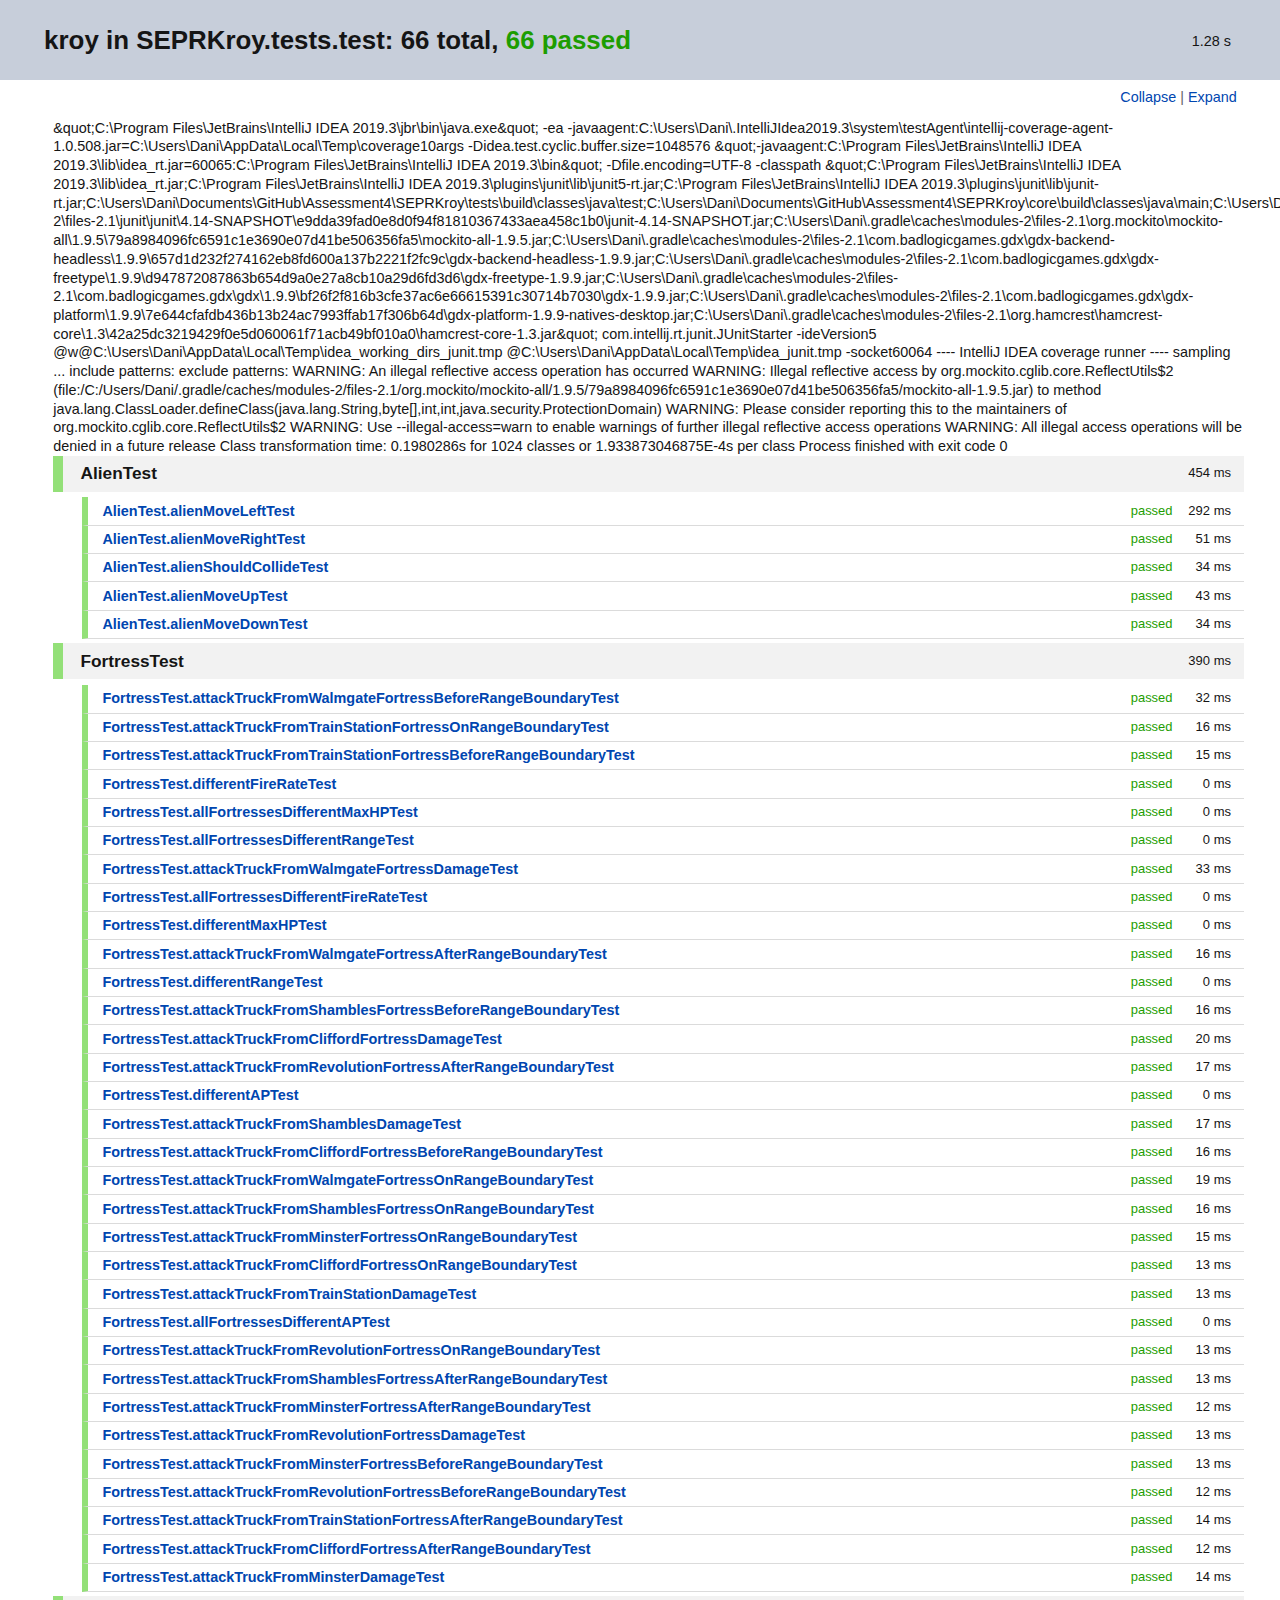
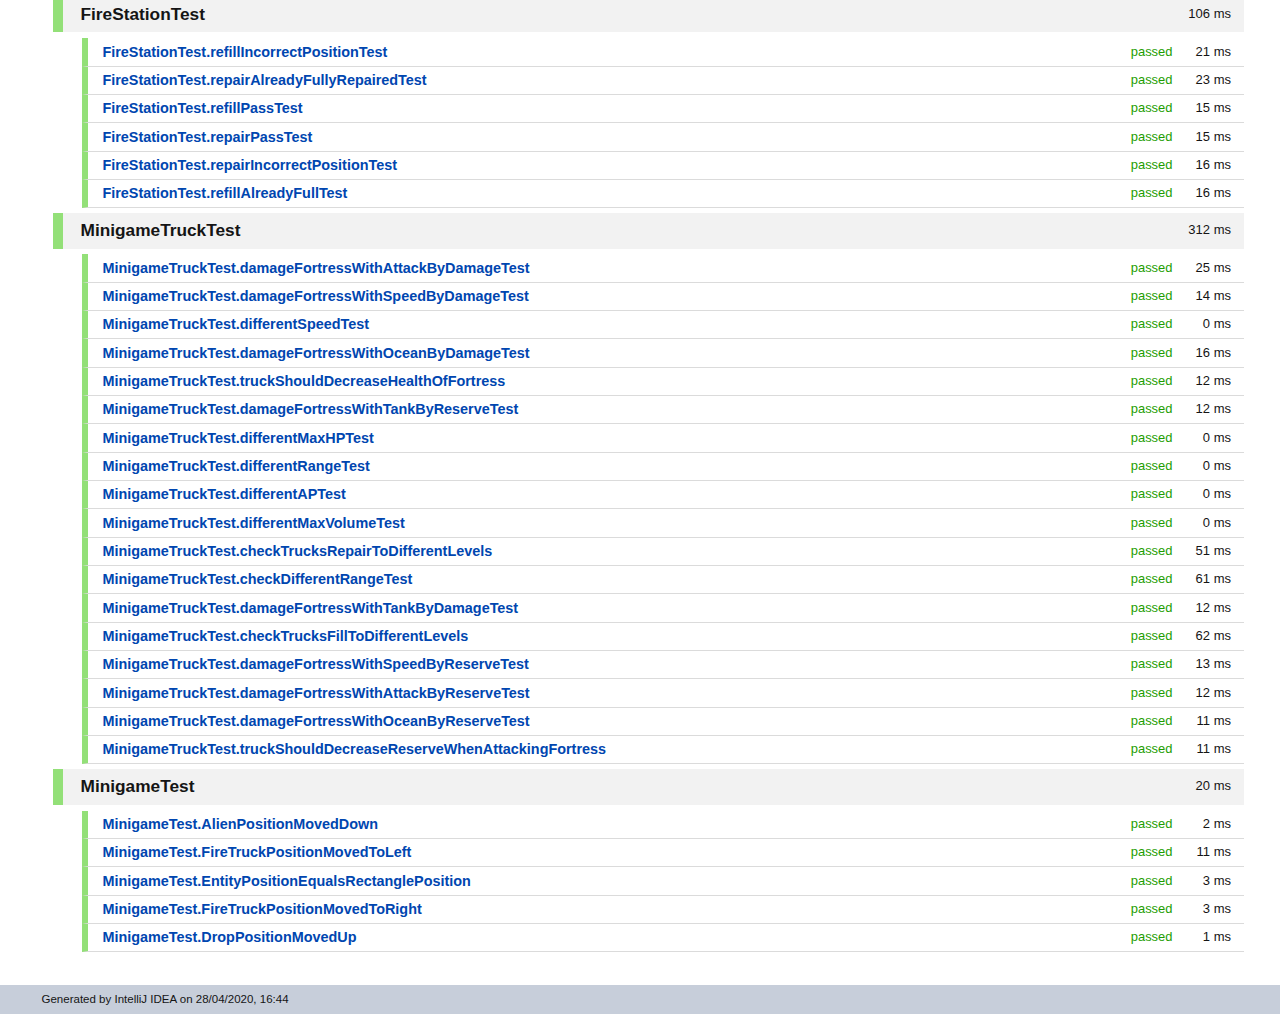
<file: docs/assessment4/Overflow/testResults.html>
<!DOCTYPE html PUBLIC "-//W3C//DTD XHTML 1.0 Strict//EN" "http://www.w3.org/TR/xhtml1/DTD/xhtml1-strict.dtd">
<html xmlns:str="http://exslt.org/strings" xmlns="http://www.w3.org/1999/xhtml">
    <head>
        <META http-equiv="Content-Type" content="text/html; charset=UTF-8">
        <title>Test Results &mdash; kroy in SEPRKroy.tests.test</title>
        <style type="text/css">
          html {
            height: 100%
          }

          body {
            margin: 0 auto;
            padding: 0;
            text-align: left;
            height: 100%;
            font-family: myriad, arial, tahoma, verdana, sans-serif;
            color: #151515;
            font-size: 90%;
            line-height: 1.3em;
            background-color: #fff;
          }

          * {
            margin: 0;
            padding: 0
          }

          .clr {
            clear: both;
            overflow: hidden;
          }

          img {
            border: none
          }

          a {
            color: #0046b0;
            text-decoration: none;
          }

          a:hover {
            text-decoration: none;
          }

          a:focus, a:active {
            outline: none
          }

          .noborder {
            border: none
          }

          h1 {
            color: #151515;
            font-size: 180%;
            line-height: 1.1em;
            font-weight: bold;
          }

          h2 {
            color: #393D42;
            font-size: 160%;
            font-weight: normal
          }

          h3 {
            font-size: 120%;
            font-weight: bold;
            margin-bottom: .5em
          }

          h4 {
            font-size: 110%;
          }

          h5 {
            font-size: 110%;
          }

          span.failed {
            color: #ff0000
          }

          span.error {
            color: #ff0000
          }

          span.passed {
            color: #1d9d01
          }

          span.ignored {
            color: #fff600
          }

          span.skipped {
            color: #fff600
          }

          hr {
            background-color: blue
          }

          #container {
            min-width: 30em;
          }

          #header {
            padding: 0;
            position: fixed;
            width: 100%;
            z-index: 10;
            background-color: #c7ceda;
          }

          #header h1 {
            margin: 1em 3em 1em 1.7em;
          }

          #header h1 strong {
            white-space: nowrap;
          }

          #header .time {
            margin-top: 2.2em;
            margin-right: 3.4em;
            float: right;
          }

          #treecontrol {
            margin: 0;
            padding: .5em 3em .5em 0;
            text-align: right;
            background-color: #fff;
          }

          #treecontrol ul li {
            display: inline;
            list-style: none;
            color: #666;
          }

          #content {
            padding: 0 2.5em 2em 1.7em;
          }

          #content ul {
            margin: .4em 0 .1em 2em;
            list-style: none;
          }

          #content ul li.level {
            cursor: pointer;
          }

          #content ul li.level span {
            display: block;
            font-weight: bold;
          }

          #content ul li.level.top {
            margin-bottom: .3em;
          }

          #content ul li.level.top > span {
            padding: .5em 0 .5em 1em;
            font-size: 120%;
            color: #151515;
            background-color: #f2f2f2;
            border-left: solid 10px #93e078;
          }

          #content ul li.level.top.failed > span {
            border-left: solid 10px #f02525;
          }

          #content ul li.level.top.ignored > span {
            border-left: solid 10px #f8d216;
          }

          #content ul li.level.suite > span {
            margin-bottom: .8em;
            padding: 0 0 0 .8em;
            display: block;
            font-size: 110%;
            line-height: 1em;
            color: #151515;
            border-left: solid 15px #93e078;
          }

          #content ul li.level.suite.failed > span {
            border-left: solid 15px #f02525;
          }

          #content ul li.level.suite.ignored > span {
            border-left: solid 15px #f8d216;
          }

          #content ul li.level.suite > ul {
            margin-bottom: 1.5em;
          }

          #content ul li.level.test > span {
            padding: .3em 0 .3em 1em;
            color: #0046b0;
            font-size: 100%;
            border-left: solid 6px #93e078;
            border-bottom: solid 1px #dbdbdb;
          }

          #content ul li.level.test.failed > span {
            border-left: solid 6px #f02525;
          }

          #content ul li.level.test.ignored > span {
            border-left: solid 6px #f8d216;
          }

          #content ul li.text p, #content ul li.text span {
            margin-bottom: 1.5em;
            color: #151515 !important;
            font-size: 90% !important;
            font-weight: normal !important;
            overflow-x: auto;
            cursor: auto !important;
            background: none !important;
            border: none !important;
          }

          #content ul li.text span {
            margin-bottom: 0;
            display: block;
          }

          #content ul li.text span.stderr {
            color: #8b0000 !important;
          }

          #content ul li .time {
            margin-right: .5em;
            width: 5em;
            text-align: right;
            font-size: 13px;
            color: #151515;
            font-style: normal;
            font-weight: normal;
            float: right;
          }

          #content ul li span .status {
            width: 6em;
            font-size: 90%;
            color: #1d9d01;
            font-style: normal;
            font-weight: normal;
            float: right;
            text-align: right;
          }

          #content ul li.failed > span .status {
            color: #ff0000;
          }

          #content ul li.ignored > span .status {
            color: #d6b000;
          }

          #footer {
              height: 2em;
              background-color: #c7ceda;
          }
          #footer p {
              padding: .4em 0 0 3.6em;
              font-size: 80%;
          }
        </style>
        <script type="text/javascript">
eval(function(p,a,c,k,e,r){e=function(c){return(c<a?'':e(parseInt(c/a)))+((c=c%a)>35?String.fromCharCode(c+29):c.toString(36))};if(!''.replace(/^/,String)){while(c--)r[e(c)]=k[c]||e(c);k=[function(e){return r[e]}];e=function(){return'\\w+'};c=1};while(c--)if(k[c])p=p.replace(new RegExp('\\b'+e(c)+'\\b','g'),k[c]);return p}('(G(){9(1n E!="11")H w=E;H E=17.16=G(a,c){9(17==6||!6.4K)I 1q E(a,c);I 6.4K(a,c)};9(1n $!="11")H D=$;17.$=E;H u=/^[^<]*(<(.|\\s)+>)[^>]*$|^#(\\w+)$/;E.1b=E.3x={4K:G(a,c){a=a||U;9(1n a=="1M"){H m=u.2L(a);9(m&&(m[1]||!c)){9(m[1])a=E.4I([m[1]],c);J{H b=U.42(m[3]);9(b)9(b.1T!=m[3])I E().1X(a);J{6[0]=b;6.L=1;I 6}J a=[]}}J I 1q E(c).1X(a)}J 9(E.1p(a))I 1q E(U)[E.1b.2d?"2d":"37"](a);I 6.6u(a.1d==1C&&a||(a.4d||a.L&&a!=17&&!a.1z&&a[0]!=11&&a[0].1z)&&E.2h(a)||[a])},4d:"1.2",82:G(){I 6.L},L:0,28:G(a){I a==11?E.2h(6):6[a]},2v:G(a){H b=E(a);b.4Y=6;I b},6u:G(a){6.L=0;1C.3x.1a.15(6,a);I 6},O:G(a,b){I E.O(6,a,b)},4J:G(a){H b=-1;6.O(G(i){9(6==a)b=i});I b},1y:G(f,d,e){H c=f;9(f.1d==3T)9(d==11)I 6.L&&E[e||"1y"](6[0],f)||11;J{c={};c[f]=d}I 6.O(G(a){M(H b 1j c)E.1y(e?6.R:6,b,E.1c(6,c[b],e,a,b))})},18:G(b,a){I 6.1y(b,a,"3O")},2t:G(e){9(1n e!="5w"&&e!=S)I 6.4o().3e(U.6F(e));H t="";E.O(e||6,G(){E.O(6.2X,G(){9(6.1z!=8)t+=6.1z!=1?6.6x:E.1b.2t([6])})});I t},5l:G(b){9(6[0])E(b,6[0].3N).6t().38(6[0]).1W(G(){H a=6;1Y(a.1t)a=a.1t;I a}).3e(6);I 6},8p:G(a){I 6.O(G(){E(6).6p().5l(a)})},8h:G(a){I 6.O(G(){E(6).5l(a)})},3e:G(){I 6.3s(1k,Q,1,G(a){6.57(a)})},6k:G(){I 6.3s(1k,Q,-1,G(a){6.38(a,6.1t)})},6g:G(){I 6.3s(1k,P,1,G(a){6.14.38(a,6)})},53:G(){I 6.3s(1k,P,-1,G(a){6.14.38(a,6.2i)})},1B:G(){I 6.4Y||E([])},1X:G(t){H b=E.1W(6,G(a){I E.1X(t,a)});I 6.2v(/[^+>] [^+>]/.12(t)||t.1e("..")>-1?E.4V(b):b)},6t:G(e){H f=6.1W(G(){I 6.66?E(6.66)[0]:6.4S(Q)});9(e===Q){H d=f.1X("*").4Q();6.1X("*").4Q().O(G(i){H c=E.K(6,"2A");M(H a 1j c)M(H b 1j c[a])E.1h.1f(d[i],a,c[a][b],c[a][b].K)})}I f},1A:G(t){I 6.2v(E.1p(t)&&E.2T(6,G(b,a){I t.15(b,[a])})||E.3G(t,6))},5T:G(t){I 6.2v(t.1d==3T&&E.3G(t,6,Q)||E.2T(6,G(a){I(t.1d==1C||t.4d)?E.2S(a,t)<0:a!=t}))},1f:G(t){I 6.2v(E.1S(6.28(),t.1d==3T?E(t).28():t.L!=11&&(!t.Y||t.Y=="7t")?t:[t]))},3j:G(a){I a?E.3G(a,6).L>0:P},7g:G(a){I 6.3j("."+a)},2V:G(b){9(b==11){9(6.L){H c=6[0];9(E.Y(c,"24")){H e=c.4z,a=[],W=c.W,2P=c.N=="24-2P";9(e<0)I S;M(H i=2P?e:0,2Y=2P?e+1:W.L;i<2Y;i++){H d=W[i];9(d.29){H b=E.V.1g&&!d.70["1N"].9U?d.2t:d.1N;9(2P)I b;a.1a(b)}}I a}J I 6[0].1N.1o(/\\r/g,"")}}J I 6.O(G(){9(b.1d==1C&&/4s|5u/.12(6.N))6.2K=(E.2S(6.1N,b)>=0||E.2S(6.2J,b)>=0);J 9(E.Y(6,"24")){H a=b.1d==1C?b:[b];E("9m",6).O(G(){6.29=(E.2S(6.1N,a)>=0||E.2S(6.2t,a)>=0)});9(!a.L)6.4z=-1}J 6.1N=b})},4n:G(a){I a==11?(6.L?6[0].3D:S):6.4o().3e(a)},6H:G(a){I 6.53(a).2e()},2s:G(){I 6.2v(1C.3x.2s.15(6,1k))},1W:G(b){I 6.2v(E.1W(6,G(a,i){I b.3c(a,i,a)}))},4Q:G(){I 6.1f(6.4Y)},3s:G(f,d,g,e){H c=6.L>1,a;I 6.O(G(){9(!a){a=E.4I(f,6.3N);9(g<0)a.91()}H b=6;9(d&&E.Y(6,"1F")&&E.Y(a[0],"4k"))b=6.4q("1J")[0]||6.57(U.5r("1J"));E.O(a,G(){9(E.Y(6,"1P")){9(6.3g)E.3w({1u:6.3g,3h:P,1Z:"1P"});J E.5h(6.2t||6.6s||6.3D||"")}J e.15(b,[c?6.4S(Q):6])})})}};E.1i=E.1b.1i=G(){H c=1k[0]||{},a=1,2g=1k.L,5e=P;9(c.1d==8v){5e=c;c=1k[1]||{}}9(2g==1){c=6;a=0}H b;M(;a<2g;a++)9((b=1k[a])!=S)M(H i 1j b){9(c==b[i])6r;9(5e&&1n b[i]==\'5w\'&&c[i])E.1i(c[i],b[i]);J 9(b[i]!=11)c[i]=b[i]}I c};H F="16"+(1q 3v()).3u(),6q=0,5d={};E.1i({8k:G(a){17.$=D;9(a)17.16=w;I E},1p:G(a){I!!a&&1n a!="1M"&&!a.Y&&a.1d!=1C&&/G/i.12(a+"")},4a:G(a){I a.35&&!a.1K||a.34&&a.3N&&!a.3N.1K},5h:G(a){a=E.33(a);9(a){9(17.6o)17.6o(a);J 9(E.V.1H)17.58(a,0);J 3p.3c(17,a)}},Y:G(b,a){I b.Y&&b.Y.26()==a.26()},1I:{},K:G(c,d,b){c=c==17?5d:c;H a=c[F];9(!a)a=c[F]=++6q;9(d&&!E.1I[a])E.1I[a]={};9(b!=11)E.1I[a][d]=b;I d?E.1I[a][d]:a},30:G(c,b){c=c==17?5d:c;H a=c[F];9(b){9(E.1I[a]){2G E.1I[a][b];b="";M(b 1j E.1I[a])22;9(!b)E.30(c)}}J{2c{2G c[F]}27(e){9(c.54)c.54(F)}2G E.1I[a]}},O:G(a,b,c){9(c){9(a.L==11)M(H i 1j a)b.15(a[i],c);J M(H i=0,45=a.L;i<45;i++)9(b.15(a[i],c)===P)22}J{9(a.L==11)M(H i 1j a)b.3c(a[i],i,a[i]);J M(H i=0,45=a.L,2V=a[0];i<45&&b.3c(2V,i,2V)!==P;2V=a[++i]){}}I a},1c:G(c,b,d,e,a){9(E.1p(b))b=b.3c(c,[e]);H f=/z-?4J|7T-?7S|1v|69|7Q-?1G/i;I b&&b.1d==4X&&d=="3O"&&!f.12(a)?b+"2I":b},1m:{1f:G(b,c){E.O((c||"").2p(/\\s+/),G(i,a){9(!E.1m.3t(b.1m,a))b.1m+=(b.1m?" ":"")+a})},2e:G(b,c){b.1m=c!=11?E.2T(b.1m.2p(/\\s+/),G(a){I!E.1m.3t(c,a)}).65(" "):""},3t:G(t,c){I E.2S(c,(t.1m||t).3z().2p(/\\s+/))>-1}},2q:G(e,o,f){M(H i 1j o){e.R["3C"+i]=e.R[i];e.R[i]=o[i]}f.15(e,[]);M(H i 1j o)e.R[i]=e.R["3C"+i]},18:G(e,p){9(p=="1G"||p=="2E"){H b={},3Z,3Y,d=["7L","7K","7J","7G"];E.O(d,G(){b["7F"+6]=0;b["7D"+6+"61"]=0});E.2q(e,b,G(){9(E(e).3j(\':3X\')){3Z=e.7A;3Y=e.7z}J{e=E(e.4S(Q)).1X(":4s").5X("2K").1B().18({4v:"1O",2W:"4D",19:"2U",7w:"0",1R:"0"}).5P(e.14)[0];H a=E.18(e.14,"2W")||"3V";9(a=="3V")e.14.R.2W="7k";3Z=e.7h;3Y=e.7f;9(a=="3V")e.14.R.2W="3V";e.14.3k(e)}});I p=="1G"?3Z:3Y}I E.3O(e,p)},3O:G(h,j,i){H g,2u=[],2q=[];G 3l(a){9(!E.V.1H)I P;H b=U.3M.3P(a,S);I!b||b.4y("3l")==""}9(j=="1v"&&E.V.1g){g=E.1y(h.R,"1v");I g==""?"1":g}9(j.1U(/4r/i))j=y;9(!i&&h.R[j])g=h.R[j];J 9(U.3M&&U.3M.3P){9(j.1U(/4r/i))j="4r";j=j.1o(/([A-Z])/g,"-$1").2F();H d=U.3M.3P(h,S);9(d&&!3l(h))g=d.4y(j);J{M(H a=h;a&&3l(a);a=a.14)2u.4Z(a);M(a=0;a<2u.L;a++)9(3l(2u[a])){2q[a]=2u[a].R.19;2u[a].R.19="2U"}g=j=="19"&&2q[2u.L-1]!=S?"2j":U.3M.3P(h,S).4y(j)||"";M(a=0;a<2q.L;a++)9(2q[a]!=S)2u[a].R.19=2q[a]}9(j=="1v"&&g=="")g="1"}J 9(h.43){H f=j.1o(/\\-(\\w)/g,G(m,c){I c.26()});g=h.43[j]||h.43[f];9(!/^\\d+(2I)?$/i.12(g)&&/^\\d/.12(g)){H k=h.R.1R;H e=h.4t.1R;h.4t.1R=h.43.1R;h.R.1R=g||0;g=h.R.74+"2I";h.R.1R=k;h.4t.1R=e}}I g},4I:G(a,e){H r=[];e=e||U;E.O(a,G(i,d){9(!d)I;9(d.1d==4X)d=d.3z();9(1n d=="1M"){d=d.1o(/(<(\\w+)[^>]*?)\\/>/g,G(m,a,b){I b.1U(/^(71|6Z|5D|6Y|49|9S|9P|3f|9K|9I)$/i)?m:a+"></"+b+">"});H s=E.33(d).2F(),1r=e.5r("1r"),2x=[];H c=!s.1e("<9D")&&[1,"<24>","</24>"]||!s.1e("<9A")&&[1,"<6S>","</6S>"]||s.1U(/^<(9x|1J|9u|9t|9s)/)&&[1,"<1F>","</1F>"]||!s.1e("<4k")&&[2,"<1F><1J>","</1J></1F>"]||(!s.1e("<9r")||!s.1e("<9q"))&&[3,"<1F><1J><4k>","</4k></1J></1F>"]||!s.1e("<5D")&&[2,"<1F><1J></1J><6L>","</6L></1F>"]||E.V.1g&&[1,"1r<1r>","</1r>"]||[0,"",""];1r.3D=c[1]+d+c[2];1Y(c[0]--)1r=1r.5k;9(E.V.1g){9(!s.1e("<1F")&&s.1e("<1J")<0)2x=1r.1t&&1r.1t.2X;J 9(c[1]=="<1F>"&&s.1e("<1J")<0)2x=1r.2X;M(H n=2x.L-1;n>=0;--n)9(E.Y(2x[n],"1J")&&!2x[n].2X.L)2x[n].14.3k(2x[n]);9(/^\\s/.12(d))1r.38(e.6F(d.1U(/^\\s*/)[0]),1r.1t)}d=E.2h(1r.2X)}9(0===d.L&&(!E.Y(d,"3B")&&!E.Y(d,"24")))I;9(d[0]==11||E.Y(d,"3B")||d.W)r.1a(d);J r=E.1S(r,d)});I r},1y:G(c,d,a){H e=E.4a(c)?{}:E.5o;9(d=="29"&&E.V.1H)c.14.4z;9(e[d]){9(a!=11)c[e[d]]=a;I c[e[d]]}J 9(E.V.1g&&d=="R")I E.1y(c.R,"9g",a);J 9(a==11&&E.V.1g&&E.Y(c,"3B")&&(d=="9e"||d=="9d"))I c.9b(d).6x;J 9(c.34){9(a!=11){9(d=="N"&&E.Y(c,"49")&&c.14)6E"N 96 94\'t 93 92";c.90(d,a)}9(E.V.1g&&/6B|3g/.12(d)&&!E.4a(c))I c.4l(d,2);I c.4l(d)}J{9(d=="1v"&&E.V.1g){9(a!=11){c.69=1;c.1A=(c.1A||"").1o(/6A\\([^)]*\\)/,"")+(3K(a).3z()=="8V"?"":"6A(1v="+a*6z+")")}I c.1A?(3K(c.1A.1U(/1v=([^)]*)/)[1])/6z).3z():""}d=d.1o(/-([a-z])/8T,G(z,b){I b.26()});9(a!=11)c[d]=a;I c[d]}},33:G(t){I(t||"").1o(/^\\s+|\\s+$/g,"")},2h:G(a){H r=[];9(1n a!="8Q")M(H i=0,2g=a.L;i<2g;i++)r.1a(a[i]);J r=a.2s(0);I r},2S:G(b,a){M(H i=0,2g=a.L;i<2g;i++)9(a[i]==b)I i;I-1},1S:G(a,b){9(E.V.1g){M(H i=0;b[i];i++)9(b[i].1z!=8)a.1a(b[i])}J M(H i=0;b[i];i++)a.1a(b[i]);I a},4V:G(b){H r=[],2f={};2c{M(H i=0,6P=b.L;i<6P;i++){H a=E.K(b[i]);9(!2f[a]){2f[a]=Q;r.1a(b[i])}}}27(e){r=b}I r},2T:G(b,a,c){9(1n a=="1M")a=3p("P||G(a,i){I "+a+"}");H d=[];M(H i=0,4m=b.L;i<4m;i++)9(!c&&a(b[i],i)||c&&!a(b[i],i))d.1a(b[i]);I d},1W:G(c,b){9(1n b=="1M")b=3p("P||G(a){I "+b+"}");H d=[];M(H i=0,4m=c.L;i<4m;i++){H a=b(c[i],i);9(a!==S&&a!=11){9(a.1d!=1C)a=[a];d=d.8O(a)}}I d}});H v=8M.8K.2F();E.V={4f:(v.1U(/.+(?:8I|8H|8F|8E)[\\/: ]([\\d.]+)/)||[])[1],1H:/6T/.12(v),3a:/3a/.12(v),1g:/1g/.12(v)&&!/3a/.12(v),39:/39/.12(v)&&!/(8B|6T)/.12(v)};H y=E.V.1g?"4h":"5g";E.1i({5f:!E.V.1g||U.8A=="8z",4h:E.V.1g?"4h":"5g",5o:{"M":"8y","8x":"1m","4r":y,5g:y,4h:y,3D:"3D",1m:"1m",1N:"1N",36:"36",2K:"2K",8w:"8u",29:"29",8t:"8s"}});E.O({1D:"a.14",8r:"16.4e(a,\'14\')",8q:"16.2R(a,2,\'2i\')",8o:"16.2R(a,2,\'4c\')",8n:"16.4e(a,\'2i\')",8m:"16.4e(a,\'4c\')",8l:"16.5c(a.14.1t,a)",8j:"16.5c(a.1t)",6p:"16.Y(a,\'8i\')?a.8f||a.8e.U:16.2h(a.2X)"},G(i,n){E.1b[i]=G(a){H b=E.1W(6,n);9(a&&1n a=="1M")b=E.3G(a,b);I 6.2v(E.4V(b))}});E.O({5P:"3e",8d:"6k",38:"6g",8c:"53",8b:"6H"},G(i,n){E.1b[i]=G(){H a=1k;I 6.O(G(){M(H j=0,2g=a.L;j<2g;j++)E(a[j])[n](6)})}});E.O({5X:G(a){E.1y(6,a,"");6.54(a)},8a:G(c){E.1m.1f(6,c)},89:G(c){E.1m.2e(6,c)},88:G(c){E.1m[E.1m.3t(6,c)?"2e":"1f"](6,c)},2e:G(a){9(!a||E.1A(a,[6]).r.L){E.30(6);6.14.3k(6)}},4o:G(){E("*",6).O(G(){E.30(6)});1Y(6.1t)6.3k(6.1t)}},G(i,n){E.1b[i]=G(){I 6.O(n,1k)}});E.O(["87","61"],G(i,a){H n=a.2F();E.1b[n]=G(h){I 6[0]==17?E.V.1H&&3r["86"+a]||E.5f&&32.2Y(U.35["59"+a],U.1K["59"+a])||U.1K["59"+a]:6[0]==U?32.2Y(U.1K["6n"+a],U.1K["6m"+a]):h==11?(6.L?E.18(6[0],n):S):6.18(n,h.1d==3T?h:h+"2I")}});H C=E.V.1H&&3q(E.V.4f)<85?"(?:[\\\\w*56-]|\\\\\\\\.)":"(?:[\\\\w\\84-\\83*56-]|\\\\\\\\.)",6j=1q 47("^>\\\\s*("+C+"+)"),6i=1q 47("^("+C+"+)(#)("+C+"+)"),6h=1q 47("^([#.]?)("+C+"*)");E.1i({55:{"":"m[2]==\'*\'||16.Y(a,m[2])","#":"a.4l(\'1T\')==m[2]",":":{81:"i<m[3]-0",7Z:"i>m[3]-0",2R:"m[3]-0==i",7Y:"m[3]-0==i",3o:"i==0",3n:"i==r.L-1",6f:"i%2==0",6d:"i%2","3o-46":"a.14.4q(\'*\')[0]==a","3n-46":"16.2R(a.14.5k,1,\'4c\')==a","7X-46":"!16.2R(a.14.5k,2,\'4c\')",1D:"a.1t",4o:"!a.1t",7W:"(a.6s||a.7V||\'\').1e(m[3])>=0",3X:\'"1O"!=a.N&&16.18(a,"19")!="2j"&&16.18(a,"4v")!="1O"\',1O:\'"1O"==a.N||16.18(a,"19")=="2j"||16.18(a,"4v")=="1O"\',7U:"!a.36",36:"a.36",2K:"a.2K",29:"a.29||16.1y(a,\'29\')",2t:"\'2t\'==a.N",4s:"\'4s\'==a.N",5u:"\'5u\'==a.N",52:"\'52\'==a.N",51:"\'51\'==a.N",50:"\'50\'==a.N",6c:"\'6c\'==a.N",6b:"\'6b\'==a.N",2y:\'"2y"==a.N||16.Y(a,"2y")\',49:"/49|24|6a|2y/i.12(a.Y)",3t:"16.1X(m[3],a).L",7R:"/h\\\\d/i.12(a.Y)",7P:"16.2T(16.2Z,G(1b){I a==1b.T;}).L"}},68:[/^(\\[) *@?([\\w-]+) *([!*$^~=]*) *(\'?"?)(.*?)\\4 *\\]/,/^(:)([\\w-]+)\\("?\'?(.*?(\\(.*?\\))?[^(]*?)"?\'?\\)/,1q 47("^([:.#]*)("+C+"+)")],3G:G(a,c,b){H d,2b=[];1Y(a&&a!=d){d=a;H f=E.1A(a,c,b);a=f.t.1o(/^\\s*,\\s*/,"");2b=b?c=f.r:E.1S(2b,f.r)}I 2b},1X:G(t,o){9(1n t!="1M")I[t];9(o&&!o.1z)o=S;o=o||U;H d=[o],2f=[],3n;1Y(t&&3n!=t){H r=[];3n=t;t=E.33(t);H l=P;H g=6j;H m=g.2L(t);9(m){H p=m[1].26();M(H i=0;d[i];i++)M(H c=d[i].1t;c;c=c.2i)9(c.1z==1&&(p=="*"||c.Y.26()==p.26()))r.1a(c);d=r;t=t.1o(g,"");9(t.1e(" ")==0)6r;l=Q}J{g=/^([>+~])\\s*(\\w*)/i;9((m=g.2L(t))!=S){r=[];H p=m[2],1S={};m=m[1];M(H j=0,31=d.L;j<31;j++){H n=m=="~"||m=="+"?d[j].2i:d[j].1t;M(;n;n=n.2i)9(n.1z==1){H h=E.K(n);9(m=="~"&&1S[h])22;9(!p||n.Y.26()==p.26()){9(m=="~")1S[h]=Q;r.1a(n)}9(m=="+")22}}d=r;t=E.33(t.1o(g,""));l=Q}}9(t&&!l){9(!t.1e(",")){9(o==d[0])d.44();2f=E.1S(2f,d);r=d=[o];t=" "+t.67(1,t.L)}J{H k=6i;H m=k.2L(t);9(m){m=[0,m[2],m[3],m[1]]}J{k=6h;m=k.2L(t)}m[2]=m[2].1o(/\\\\/g,"");H f=d[d.L-1];9(m[1]=="#"&&f&&f.42&&!E.4a(f)){H q=f.42(m[2]);9((E.V.1g||E.V.3a)&&q&&1n q.1T=="1M"&&q.1T!=m[2])q=E(\'[@1T="\'+m[2]+\'"]\',f)[0];d=r=q&&(!m[3]||E.Y(q,m[3]))?[q]:[]}J{M(H i=0;d[i];i++){H a=m[1]=="#"&&m[3]?m[3]:m[1]!=""||m[0]==""?"*":m[2];9(a=="*"&&d[i].Y.2F()=="5w")a="3f";r=E.1S(r,d[i].4q(a))}9(m[1]==".")r=E.4W(r,m[2]);9(m[1]=="#"){H e=[];M(H i=0;r[i];i++)9(r[i].4l("1T")==m[2]){e=[r[i]];22}r=e}d=r}t=t.1o(k,"")}}9(t){H b=E.1A(t,r);d=r=b.r;t=E.33(b.t)}}9(t)d=[];9(d&&o==d[0])d.44();2f=E.1S(2f,d);I 2f},4W:G(r,m,a){m=" "+m+" ";H c=[];M(H i=0;r[i];i++){H b=(" "+r[i].1m+" ").1e(m)>=0;9(!a&&b||a&&!b)c.1a(r[i])}I c},1A:G(t,r,h){H d;1Y(t&&t!=d){d=t;H p=E.68,m;M(H i=0;p[i];i++){m=p[i].2L(t);9(m){t=t.7O(m[0].L);m[2]=m[2].1o(/\\\\/g,"");22}}9(!m)22;9(m[1]==":"&&m[2]=="5T")r=E.1A(m[3],r,Q).r;J 9(m[1]==".")r=E.4W(r,m[2],h);J 9(m[1]=="["){H g=[],N=m[3];M(H i=0,31=r.L;i<31;i++){H a=r[i],z=a[E.5o[m[2]]||m[2]];9(z==S||/6B|3g|29/.12(m[2]))z=E.1y(a,m[2])||\'\';9((N==""&&!!z||N=="="&&z==m[5]||N=="!="&&z!=m[5]||N=="^="&&z&&!z.1e(m[5])||N=="$="&&z.67(z.L-m[5].L)==m[5]||(N=="*="||N=="~=")&&z.1e(m[5])>=0)^h)g.1a(a)}r=g}J 9(m[1]==":"&&m[2]=="2R-46"){H e={},g=[],12=/(\\d*)n\\+?(\\d*)/.2L(m[3]=="6f"&&"2n"||m[3]=="6d"&&"2n+1"||!/\\D/.12(m[3])&&"n+"+m[3]||m[3]),3o=(12[1]||1)-0,d=12[2]-0;M(H i=0,31=r.L;i<31;i++){H j=r[i],14=j.14,1T=E.K(14);9(!e[1T]){H c=1;M(H n=14.1t;n;n=n.2i)9(n.1z==1)n.4U=c++;e[1T]=Q}H b=P;9(3o==1){9(d==0||j.4U==d)b=Q}J 9((j.4U+d)%3o==0)b=Q;9(b^h)g.1a(j)}r=g}J{H f=E.55[m[1]];9(1n f!="1M")f=E.55[m[1]][m[2]];f=3p("P||G(a,i){I "+f+"}");r=E.2T(r,f,h)}}I{r:r,t:t}},4e:G(b,c){H d=[];H a=b[c];1Y(a&&a!=U){9(a.1z==1)d.1a(a);a=a[c]}I d},2R:G(a,e,c,b){e=e||1;H d=0;M(;a;a=a[c])9(a.1z==1&&++d==e)22;I a},5c:G(n,a){H r=[];M(;n;n=n.2i){9(n.1z==1&&(!a||n!=a))r.1a(n)}I r}});E.1h={1f:G(g,e,c,h){9(E.V.1g&&g.41!=11)g=17;9(!c.2r)c.2r=6.2r++;9(h!=11){H d=c;c=G(){I d.15(6,1k)};c.K=h;c.2r=d.2r}H i=e.2p(".");e=i[0];c.N=i[1];H b=E.K(g,"2A")||E.K(g,"2A",{});H f=E.K(g,"2m",G(){H a;9(1n E=="11"||E.1h.4T)I a;a=E.1h.2m.15(g,1k);I a});H j=b[e];9(!j){j=b[e]={};9(g.4R)g.4R(e,f,P);J g.7N("40"+e,f)}j[c.2r]=c;6.23[e]=Q},2r:1,23:{},2e:G(d,c,b){H e=E.K(d,"2A"),2O,4J;9(1n c=="1M"){H a=c.2p(".");c=a[0]}9(e){9(c&&c.N){b=c.4P;c=c.N}9(!c){M(c 1j e)6.2e(d,c)}J 9(e[c]){9(b)2G e[c][b.2r];J M(b 1j e[c])9(!a[1]||e[c][b].N==a[1])2G e[c][b];M(2O 1j e[c])22;9(!2O){9(d.4O)d.4O(c,E.K(d,"2m"),P);J d.7M("40"+c,E.K(d,"2m"));2O=S;2G e[c]}}M(2O 1j e)22;9(!2O){E.30(d,"2A");E.30(d,"2m")}}},1L:G(d,b,e,c,f){b=E.2h(b||[]);9(!e){9(6.23[d])E("*").1f([17,U]).1L(d,b)}J{H a,2O,1b=E.1p(e[d]||S),4N=!b[0]||!b[0].2B;9(4N)b.4Z(6.4M({N:d,2o:e}));9(E.1p(E.K(e,"2m")))a=E.K(e,"2m").15(e,b);9(!1b&&e["40"+d]&&e["40"+d].15(e,b)===P)a=P;9(4N)b.44();9(f&&f.15(e,b)===P)a=P;9(1b&&c!==P&&a!==P&&!(E.Y(e,\'a\')&&d=="4L")){6.4T=Q;e[d]()}6.4T=P}I a},2m:G(d){H a;d=E.1h.4M(d||17.1h||{});H b=d.N.2p(".");d.N=b[0];H c=E.K(6,"2A")&&E.K(6,"2A")[d.N],3m=1C.3x.2s.3c(1k,1);3m.4Z(d);M(H j 1j c){3m[0].4P=c[j];3m[0].K=c[j].K;9(!b[1]||c[j].N==b[1]){H e=c[j].15(6,3m);9(a!==P)a=e;9(e===P){d.2B();d.3L()}}}9(E.V.1g)d.2o=d.2B=d.3L=d.4P=d.K=S;I a},4M:G(c){H a=c;c=E.1i({},a);c.2B=G(){9(a.2B)a.2B();a.7I=P};c.3L=G(){9(a.3L)a.3L();a.7H=Q};9(!c.2o&&c.64)c.2o=c.64;9(E.V.1H&&c.2o.1z==3)c.2o=a.2o.14;9(!c.4H&&c.4G)c.4H=c.4G==c.2o?c.7E:c.4G;9(c.63==S&&c.62!=S){H e=U.35,b=U.1K;c.63=c.62+(e&&e.2D||b.2D||0);c.7C=c.7B+(e&&e.2z||b.2z||0)}9(!c.3R&&(c.60||c.5Z))c.3R=c.60||c.5Z;9(!c.5Y&&c.5W)c.5Y=c.5W;9(!c.3R&&c.2y)c.3R=(c.2y&1?1:(c.2y&2?3:(c.2y&4?2:0)));I c}};E.1b.1i({3Q:G(c,a,b){I c=="5V"?6.2P(c,a,b):6.O(G(){E.1h.1f(6,c,b||a,b&&a)})},2P:G(d,b,c){I 6.O(G(){E.1h.1f(6,d,G(a){E(6).5U(a);I(c||b).15(6,1k)},c&&b)})},5U:G(a,b){I 6.O(G(){E.1h.2e(6,a,b)})},1L:G(c,a,b){I 6.O(G(){E.1h.1L(c,a,6,Q,b)})},7y:G(c,a,b){9(6[0])I E.1h.1L(c,a,6[0],P,b)},25:G(){H a=1k;I 6.4L(G(e){6.4E=0==6.4E?1:0;e.2B();I a[6.4E].15(6,[e])||P})},7x:G(f,g){G 4x(e){H p=e.4H;1Y(p&&p!=6)2c{p=p.14}27(e){p=6};9(p==6)I P;I(e.N=="4w"?f:g).15(6,[e])}I 6.4w(4x).5S(4x)},2d:G(f){5R();9(E.3W)f.15(U,[E]);J E.3i.1a(G(){I f.15(6,[E])});I 6}});E.1i({3W:P,3i:[],2d:G(){9(!E.3W){E.3W=Q;9(E.3i){E.O(E.3i,G(){6.15(U)});E.3i=S}9(E.V.39||E.V.3a)U.4O("5Q",E.2d,P);9(!17.7v.L)E(17).37(G(){E("#4C").2e()})}}});E.O(("7u,7o,37,7n,6n,5V,4L,7m,"+"7l,7j,7i,4w,5S,7p,24,"+"50,7q,7r,7s,3U").2p(","),G(i,o){E.1b[o]=G(f){I f?6.3Q(o,f):6.1L(o)}});H x=P;G 5R(){9(x)I;x=Q;9(E.V.39||E.V.3a)U.4R("5Q",E.2d,P);J 9(E.V.1g){U.7e("<7d"+"7c 1T=4C 7b=Q "+"3g=//:><\\/1P>");H a=U.42("4C");9(a)a.5O=G(){9(6.2C!="1l")I;E.2d()};a=S}J 9(E.V.1H)E.4B=41(G(){9(U.2C=="5N"||U.2C=="1l"){4A(E.4B);E.4B=S;E.2d()}},10);E.1h.1f(17,"37",E.2d)}E.1b.1i({37:G(g,d,c){9(E.1p(g))I 6.3Q("37",g);H e=g.1e(" ");9(e>=0){H i=g.2s(e,g.L);g=g.2s(0,e)}c=c||G(){};H f="4F";9(d)9(E.1p(d)){c=d;d=S}J{d=E.3f(d);f="5M"}H h=6;E.3w({1u:g,N:f,K:d,1l:G(a,b){9(b=="1E"||b=="5L")h.4n(i?E("<1r/>").3e(a.4p.1o(/<1P(.|\\s)*?\\/1P>/g,"")).1X(i):a.4p);58(G(){h.O(c,[a.4p,b,a])},13)}});I 6},7a:G(){I E.3f(6.5K())},5K:G(){I 6.1W(G(){I E.Y(6,"3B")?E.2h(6.79):6}).1A(G(){I 6.2J&&!6.36&&(6.2K||/24|6a/i.12(6.Y)||/2t|1O|51/i.12(6.N))}).1W(G(i,c){H b=E(6).2V();I b==S?S:b.1d==1C?E.1W(b,G(i,a){I{2J:c.2J,1N:a}}):{2J:c.2J,1N:b}}).28()}});E.O("5J,5I,5H,6e,5G,5F".2p(","),G(i,o){E.1b[o]=G(f){I 6.3Q(o,f)}});H B=(1q 3v).3u();E.1i({28:G(d,b,a,c){9(E.1p(b)){a=b;b=S}I E.3w({N:"4F",1u:d,K:b,1E:a,1Z:c})},78:G(b,a){I E.28(b,S,a,"1P")},77:G(c,b,a){I E.28(c,b,a,"3S")},76:G(d,b,a,c){9(E.1p(b)){a=b;b={}}I E.3w({N:"5M",1u:d,K:b,1E:a,1Z:c})},80:G(a){E.1i(E.4u,a)},4u:{23:Q,N:"4F",2H:0,5E:"75/x-73-3B-72",6l:Q,3h:Q,K:S},4b:{},3w:G(s){H f,48=/=(\\?|%3F)/g,1s,K;s=E.1i(Q,s,E.1i(Q,{},E.4u,s));9(s.K&&s.6l&&1n s.K!="1M")s.K=E.3f(s.K);H q=s.1u.1e("?");9(q>-1){s.K=(s.K?s.K+"&":"")+s.1u.2s(q+1);s.1u=s.1u.2s(0,q)}9(s.1Z=="5b"){9(!s.K||!s.K.1U(48))s.K=(s.K?s.K+"&":"")+(s.5b||"6X")+"=?";s.1Z="3S"}9(s.1Z=="3S"&&s.K&&s.K.1U(48)){f="5b"+B++;s.K=s.K.1o(48,"="+f);s.1Z="1P";17[f]=G(a){K=a;1E();17[f]=11;2c{2G 17[f]}27(e){}}}9(s.1Z=="1P"&&s.1I==S)s.1I=P;9(s.1I===P&&s.N.2F()=="28")s.K=(s.K?s.K+"&":"")+"56="+(1q 3v()).3u();9(s.K&&s.N.2F()=="28"){s.1u+="?"+s.K;s.K=S}9(s.23&&!E.5a++)E.1h.1L("5J");9(!s.1u.1e("6W")&&s.1Z=="1P"){H h=U.4q("8g")[0];H g=U.5r("1P");g.3g=s.1u;9(!f&&(s.1E||s.1l)){H j=P;g.9Q=g.5O=G(){9(!j&&(!6.2C||6.2C=="5N"||6.2C=="1l")){j=Q;1E();1l();h.3k(g)}}}h.57(g);I}H k=P;H i=17.6V?1q 6V("9O.9N"):1q 6U();i.9M(s.N,s.1u,s.3h);9(s.K)i.5B("9J-9H",s.5E);9(s.5A)i.5B("9G-5z-9F",E.4b[s.1u]||"9E, 9C 9B 9z 5v:5v:5v 9y");i.5B("X-9w-9v","6U");9(s.6R)s.6R(i);9(s.23)E.1h.1L("5F",[i,s]);H c=G(a){9(!k&&i&&(i.2C==4||a=="2H")){k=Q;9(d){4A(d);d=S}1s=a=="2H"&&"2H"||!E.6Q(i)&&"3U"||s.5A&&E.6O(i,s.1u)&&"5L"||"1E";9(1s=="1E"){2c{K=E.6N(i,s.1Z)}27(e){1s="5t"}}9(1s=="1E"){H b;2c{b=i.5i("6M-5z")}27(e){}9(s.5A&&b)E.4b[s.1u]=b;9(!f)1E()}J E.5s(s,i,1s);1l();9(s.3h)i=S}};9(s.3h){H d=41(c,13);9(s.2H>0)58(G(){9(i){i.9p();9(!k)c("2H")}},s.2H)}2c{i.9n(s.K)}27(e){E.5s(s,i,S,e)}9(!s.3h)c();I i;G 1E(){9(s.1E)s.1E(K,1s);9(s.23)E.1h.1L("5G",[i,s])}G 1l(){9(s.1l)s.1l(i,1s);9(s.23)E.1h.1L("5H",[i,s]);9(s.23&&!--E.5a)E.1h.1L("5I")}},5s:G(s,a,b,e){9(s.3U)s.3U(a,b,e);9(s.23)E.1h.1L("6e",[a,s,e])},5a:0,6Q:G(r){2c{I!r.1s&&9l.9k=="52:"||(r.1s>=6K&&r.1s<9j)||r.1s==6J||E.V.1H&&r.1s==11}27(e){}I P},6O:G(a,c){2c{H b=a.5i("6M-5z");I a.1s==6J||b==E.4b[c]||E.V.1H&&a.1s==11}27(e){}I P},6N:G(r,b){H c=r.5i("9i-N");H d=b=="6y"||!b&&c&&c.1e("6y")>=0;H a=d?r.9h:r.4p;9(d&&a.35.34=="5t")6E"5t";9(b=="1P")E.5h(a);9(b=="3S")a=3p("("+a+")");I a},3f:G(a){H s=[];9(a.1d==1C||a.4d)E.O(a,G(){s.1a(3b(6.2J)+"="+3b(6.1N))});J M(H j 1j a)9(a[j]&&a[j].1d==1C)E.O(a[j],G(){s.1a(3b(j)+"="+3b(6))});J s.1a(3b(j)+"="+3b(a[j]));I s.65("&").1o(/%20/g,"+")}});E.1b.1i({1x:G(b,a){I b?6.1V({1G:"1x",2E:"1x",1v:"1x"},b,a):6.1A(":1O").O(G(){6.R.19=6.3d?6.3d:"";9(E.18(6,"19")=="2j")6.R.19="2U"}).1B()},1w:G(b,a){I b?6.1V({1G:"1w",2E:"1w",1v:"1w"},b,a):6.1A(":3X").O(G(){6.3d=6.3d||E.18(6,"19");9(6.3d=="2j")6.3d="2U";6.R.19="2j"}).1B()},6G:E.1b.25,25:G(a,b){I E.1p(a)&&E.1p(b)?6.6G(a,b):a?6.1V({1G:"25",2E:"25",1v:"25"},a,b):6.O(G(){E(6)[E(6).3j(":1O")?"1x":"1w"]()})},9c:G(b,a){I 6.1V({1G:"1x"},b,a)},9a:G(b,a){I 6.1V({1G:"1w"},b,a)},99:G(b,a){I 6.1V({1G:"25"},b,a)},98:G(b,a){I 6.1V({1v:"1x"},b,a)},97:G(b,a){I 6.1V({1v:"1w"},b,a)},95:G(c,a,b){I 6.1V({1v:a},c,b)},1V:G(j,h,g,f){H i=E.6C(h,g,f);I 6[i.3I===P?"O":"3I"](G(){i=E.1i({},i);H d=E(6).3j(":1O"),3r=6;M(H p 1j j){9(j[p]=="1w"&&d||j[p]=="1x"&&!d)I E.1p(i.1l)&&i.1l.15(6);9(p=="1G"||p=="2E"){i.19=E.18(6,"19");i.2N=6.R.2N}}9(i.2N!=S)6.R.2N="1O";i.3H=E.1i({},j);E.O(j,G(c,a){H e=1q E.2w(3r,i,c);9(/25|1x|1w/.12(a))e[a=="25"?d?"1x":"1w":a](j);J{H b=a.3z().1U(/^([+-]?)([\\d.]+)(.*)$/),1Q=e.2b(Q)||0;9(b){1B=3K(b[2]),2k=b[3]||"2I";9(2k!="2I"){3r.R[c]=1B+2k;1Q=(1B/e.2b(Q))*1Q;3r.R[c]=1Q+2k}9(b[1])1B=((b[1]=="-"?-1:1)*1B)+1Q;e.3J(1Q,1B,2k)}J e.3J(1Q,a,"")}});I Q})},3I:G(a,b){9(!b){b=a;a="2w"}9(!1k.L)I A(6[0],a);I 6.O(G(){9(b.1d==1C)A(6,a,b);J{A(6,a).1a(b);9(A(6,a).L==1)b.15(6)}})},9f:G(){H a=E.2Z;I 6.O(G(){M(H i=0;i<a.L;i++)9(a[i].T==6)a.6D(i--,1)}).5p()}});H A=G(b,c,a){9(!b)I;H q=E.K(b,c+"3I");9(!q||a)q=E.K(b,c+"3I",a?E.2h(a):[]);I q};E.1b.5p=G(a){a=a||"2w";I 6.O(G(){H q=A(6,a);q.44();9(q.L)q[0].15(6)})};E.1i({6C:G(b,a,c){H d=b&&b.1d==8Z?b:{1l:c||!c&&a||E.1p(b)&&b,2a:b,3E:c&&a||a&&a.1d!=8Y&&a};d.2a=(d.2a&&d.2a.1d==4X?d.2a:{8X:8W,8U:6K}[d.2a])||9o;d.3C=d.1l;d.1l=G(){E(6).5p();9(E.1p(d.3C))d.3C.15(6)};I d},3E:{6I:G(p,n,b,a){I b+a*p},5q:G(p,n,b,a){I((-32.8S(p*32.8R)/2)+0.5)*a+b}},2Z:[],2w:G(b,c,a){6.W=c;6.T=b;6.1c=a;9(!c.3A)c.3A={}}});E.2w.3x={4j:G(){9(6.W.2M)6.W.2M.15(6.T,[6.2l,6]);(E.2w.2M[6.1c]||E.2w.2M.6w)(6);9(6.1c=="1G"||6.1c=="2E")6.T.R.19="2U"},2b:G(a){9(6.T[6.1c]!=S&&6.T.R[6.1c]==S)I 6.T[6.1c];H r=3K(E.3O(6.T,6.1c,a));I r&&r>-8P?r:3K(E.18(6.T,6.1c))||0},3J:G(c,b,e){6.5n=(1q 3v()).3u();6.1Q=c;6.1B=b;6.2k=e||6.2k||"2I";6.2l=6.1Q;6.4g=6.4i=0;6.4j();H f=6;G t(){I f.2M()}t.T=6.T;E.2Z.1a(t);9(E.2Z.L==1){H d=41(G(){H a=E.2Z;M(H i=0;i<a.L;i++)9(!a[i]())a.6D(i--,1);9(!a.L)4A(d)},13)}},1x:G(){6.W.3A[6.1c]=E.1y(6.T.R,6.1c);6.W.1x=Q;6.3J(0,6.2b());9(6.1c=="2E"||6.1c=="1G")6.T.R[6.1c]="8N";E(6.T).1x()},1w:G(){6.W.3A[6.1c]=E.1y(6.T.R,6.1c);6.W.1w=Q;6.3J(6.2b(),0)},2M:G(){H t=(1q 3v()).3u();9(t>6.W.2a+6.5n){6.2l=6.1B;6.4g=6.4i=1;6.4j();6.W.3H[6.1c]=Q;H a=Q;M(H i 1j 6.W.3H)9(6.W.3H[i]!==Q)a=P;9(a){9(6.W.19!=S){6.T.R.2N=6.W.2N;6.T.R.19=6.W.19;9(E.18(6.T,"19")=="2j")6.T.R.19="2U"}9(6.W.1w)6.T.R.19="2j";9(6.W.1w||6.W.1x)M(H p 1j 6.W.3H)E.1y(6.T.R,p,6.W.3A[p])}9(a&&E.1p(6.W.1l))6.W.1l.15(6.T);I P}J{H n=t-6.5n;6.4i=n/6.W.2a;6.4g=E.3E[6.W.3E||(E.3E.5q?"5q":"6I")](6.4i,n,0,1,6.W.2a);6.2l=6.1Q+((6.1B-6.1Q)*6.4g);6.4j()}I Q}};E.2w.2M={2D:G(a){a.T.2D=a.2l},2z:G(a){a.T.2z=a.2l},1v:G(a){E.1y(a.T.R,"1v",a.2l)},6w:G(a){a.T.R[a.1c]=a.2l+a.2k}};E.1b.6m=G(){H c=0,3y=0,T=6[0],5m;9(T)8L(E.V){H b=E.18(T,"2W")=="4D",1D=T.14,21=T.21,2Q=T.3N,5y=1H&&!b&&3q(4f)<8J;9(T.6v){5x=T.6v();1f(5x.1R+32.2Y(2Q.35.2D,2Q.1K.2D),5x.3y+32.2Y(2Q.35.2z,2Q.1K.2z));9(1g){H d=E("4n").18("9L");d=(d=="8G"||E.5f&&3q(4f)>=7)&&2||d;1f(-d,-d)}}J{1f(T.5j,T.5C);1Y(21){1f(21.5j,21.5C);9(39&&/^t[d|h]$/i.12(1D.34)||!5y)d(21);9(5y&&!b&&E.18(21,"2W")=="4D")b=Q;21=21.21}1Y(1D.34&&/^1K|4n$/i.12(1D.34)){9(/^8D|1F-9R.*$/i.12(E.18(1D,"19")))1f(-1D.2D,-1D.2z);9(39&&E.18(1D,"2N")!="3X")d(1D);1D=1D.14}9(1H&&b)1f(-2Q.1K.5j,-2Q.1K.5C)}5m={3y:3y,1R:c}}I 5m;G d(a){1f(E.18(a,"8C"),E.18(a,"9T"))}G 1f(l,t){c+=3q(l)||0;3y+=3q(t)||0}}})();',62,615,'||||||this|||if|||||||||||||||||||||||||||||||||function|var|return|else|data|length|for|type|each|false|true|style|null|elem|document|browser|options||nodeName|||undefined|test||parentNode|apply|jQuery|window|css|display|push|fn|prop|constructor|indexOf|add|msie|event|extend|in|arguments|complete|className|typeof|replace|isFunction|new|div|status|firstChild|url|opacity|hide|show|attr|nodeType|filter|end|Array|parent|success|table|height|safari|cache|tbody|body|trigger|string|value|hidden|script|start|left|merge|id|match|animate|map|find|while|dataType||offsetParent|break|global|select|toggle|toUpperCase|catch|get|selected|duration|cur|try|ready|remove|done|al|makeArray|nextSibling|none|unit|now|handle||target|split|swap|guid|slice|text|stack|pushStack|fx|tb|button|scrollTop|events|preventDefault|readyState|scrollLeft|width|toLowerCase|delete|timeout|px|name|checked|exec|step|overflow|ret|one|doc|nth|inArray|grep|block|val|position|childNodes|max|timers|removeData|rl|Math|trim|tagName|documentElement|disabled|load|insertBefore|mozilla|opera|encodeURIComponent|call|oldblock|append|param|src|async|readyList|is|removeChild|color|args|last|first|eval|parseInt|self|domManip|has|getTime|Date|ajax|prototype|top|toString|orig|form|old|innerHTML|easing||multiFilter|curAnim|queue|custom|parseFloat|stopPropagation|defaultView|ownerDocument|curCSS|getComputedStyle|bind|which|json|String|error|static|isReady|visible|oWidth|oHeight|on|setInterval|getElementById|currentStyle|shift|ol|child|RegExp|jsre|input|isXMLDoc|lastModified|previousSibling|jquery|dir|version|pos|styleFloat|state|update|tr|getAttribute|el|html|empty|responseText|getElementsByTagName|float|radio|runtimeStyle|ajaxSettings|visibility|mouseover|handleHover|getPropertyValue|selectedIndex|clearInterval|safariTimer|__ie_init|absolute|lastToggle|GET|fromElement|relatedTarget|clean|index|init|click|fix|evt|removeEventListener|handler|andSelf|addEventListener|cloneNode|triggered|nodeIndex|unique|classFilter|Number|prevObject|unshift|submit|password|file|after|removeAttribute|expr|_|appendChild|setTimeout|client|active|jsonp|sibling|win|deep|boxModel|cssFloat|globalEval|getResponseHeader|offsetLeft|lastChild|wrapAll|results|startTime|props|dequeue|swing|createElement|handleError|parsererror|checkbox|00|object|box|safari2|Modified|ifModified|setRequestHeader|offsetTop|col|contentType|ajaxSend|ajaxSuccess|ajaxComplete|ajaxStop|ajaxStart|serializeArray|notmodified|POST|loaded|onreadystatechange|appendTo|DOMContentLoaded|bindReady|mouseout|not|unbind|unload|ctrlKey|removeAttr|metaKey|keyCode|charCode|Width|clientX|pageX|srcElement|join|outerHTML|substr|parse|zoom|textarea|reset|image|odd|ajaxError|even|before|quickClass|quickID|quickChild|prepend|processData|offset|scroll|execScript|contents|uuid|continue|textContent|clone|setArray|getBoundingClientRect|_default|nodeValue|xml|100|alpha|href|speed|splice|throw|createTextNode|_toggle|replaceWith|linear|304|200|colgroup|Last|httpData|httpNotModified|fl|httpSuccess|beforeSend|fieldset|webkit|XMLHttpRequest|ActiveXObject|http|callback|img|br|attributes|abbr|urlencoded|www|pixelLeft|application|post|getJSON|getScript|elements|serialize|defer|ipt|scr|write|clientWidth|hasClass|clientHeight|mousemove|mouseup|relative|mousedown|dblclick|resize|focus|change|keydown|keypress|keyup|FORM|blur|frames|right|hover|triggerHandler|offsetWidth|offsetHeight|clientY|pageY|border|toElement|padding|Left|cancelBubble|returnValue|Right|Bottom|Top|detachEvent|attachEvent|substring|animated|line|header|weight|font|enabled|innerText|contains|only|eq|gt|ajaxSetup|lt|size|uFFFF|u0128|417|inner|Height|toggleClass|removeClass|addClass|replaceAll|insertAfter|prependTo|contentWindow|contentDocument|head|wrap|iframe|children|noConflict|siblings|prevAll|nextAll|prev|wrapInner|next|parents|maxLength|maxlength|readOnly|Boolean|readonly|class|htmlFor|CSS1Compat|compatMode|compatible|borderLeftWidth|inline|ie|ra|medium|it|rv|522|userAgent|with|navigator|1px|concat|10000|array|PI|cos|ig|fast|NaN|600|slow|Function|Object|setAttribute|reverse|changed|be|can|fadeTo|property|fadeOut|fadeIn|slideToggle|slideUp|getAttributeNode|slideDown|method|action|stop|cssText|responseXML|content|300|protocol|location|option|send|400|abort|th|td|cap|colg|tfoot|With|Requested|thead|GMT|1970|leg|Jan|01|opt|Thu|Since|If|Type|area|Content|hr|borderWidth|open|XMLHTTP|Microsoft|meta|onload|row|link|borderTopWidth|specified'.split('|'),0,{}))
</script>
<script type="text/javascript">
jQuery.cookie = function(name, value, options) {
    if (typeof value != 'undefined') { // name and value given, set cookie
        options = options || {};
        if (value === null) {
            value = '';
            options.expires = -1;
        }
        var expires = '';
        if (options.expires && (typeof options.expires == 'number' || options.expires.toUTCString)) {
            var date;
            if (typeof options.expires == 'number') {
                date = new Date();
                date.setTime(date.getTime() + (options.expires * 24 * 60 * 60 * 1000));
            } else {
                date = options.expires;
            }
            expires = '; expires=' + date.toUTCString(); // use expires attribute, max-age is not supported by IE
        }
        var path = options.path ? '; path=' + options.path : '';
        var domain = options.domain ? '; domain=' + options.domain : '';
        var secure = options.secure ? '; secure' : '';
        document.cookie = [name, '=', encodeURIComponent(value), expires, path, domain, secure].join('');
    } else { // only name given, get cookie
        var cookieValue = null;
        if (document.cookie && document.cookie != '') {
            var cookies = document.cookie.split(';');
            for (var i = 0; i < cookies.length; i++) {
                var cookie = jQuery.trim(cookies[i]);
                // Does this cookie string begin with the name we want?
                if (cookie.substring(0, name.length + 1) == (name + '=')) {
                    cookieValue = decodeURIComponent(cookie.substring(name.length + 1));
                    break;
                }
            }
        }
        return cookieValue;
    }
};
</script>
<script type="text/javascript">
(function($) {

	$.extend($.fn, {
		swapClass: function(c1, c2) {
			var c1Elements = this.filter('.' + c1);
			this.filter('.' + c2).removeClass(c2).addClass(c1);
			c1Elements.removeClass(c1).addClass(c2);
			return this;
		},
		replaceClass: function(c1, c2) {
			return this.filter('.' + c1).removeClass(c1).addClass(c2).end();
		},
		hoverClass: function(className) {
			className = className || "hover";
			return this.hover(function() {
				$(this).addClass(className);
			}, function() {
				$(this).removeClass(className);
			});
		},
		heightToggle: function(animated, callback) {
			animated ?
				this.animate({ height: "toggle" }, animated, callback) :
				this.each(function(){
					jQuery(this)[ jQuery(this).is(":hidden") ? "show" : "hide" ]();
					if(callback)
						callback.apply(this, arguments);
				});
		},
		heightHide: function(animated, callback) {
			if (animated) {
				this.animate({ height: "hide" }, animated, callback);
			} else {
				this.hide();
				if (callback)
					this.each(callback);
			}
		},
		prepareBranches: function(settings) {
			if (!settings.prerendered) {
				// mark last tree items
				this.filter(":last-child:not(ul)").addClass(CLASSES.last);
				// collapse whole tree, or only those marked as closed, anyway except those marked as open
				this.filter((settings.collapsed ? "" : "." + CLASSES.closed) + ":not(." + CLASSES.open + ")").find(">ul").hide();
			}
			// return all items with sublists
			return this.filter(":has(>ul)");
		},
		applyClasses: function(settings, toggler) {
			this.filter(":has(>ul):not(:has(>a))").find(">span").click(function(event) {
				toggler.apply($(this).next());
			}).add( $("a", this) ).hoverClass();

			if (!settings.prerendered) {
				// handle closed ones first
				this.filter(":has(>ul:hidden)")
						.addClass(CLASSES.expandable)
						.replaceClass(CLASSES.last, CLASSES.lastExpandable);

				// handle open ones
				this.not(":has(>ul:hidden)")
						.addClass(CLASSES.collapsable)
						.replaceClass(CLASSES.last, CLASSES.lastCollapsable);

	            // create hitarea
				this.prepend("<div class=\"" + CLASSES.hitarea + "\"/>").find("div." + CLASSES.hitarea).each(function() {
					var classes = "";
					$.each($(this).parent().attr("class").split(" "), function() {
						classes += this + "-hitarea ";
					});
					$(this).addClass( classes );
				});
			}

			// apply event to hitarea
			this.find("div." + CLASSES.hitarea).click( toggler );
		},
		treeview: function(settings) {

			settings = $.extend({
				cookieId: "treeview"
			}, settings);

			if (settings.add) {
				return this.trigger("add", [settings.add]);
			}

			if ( settings.toggle ) {
				var callback = settings.toggle;
				settings.toggle = function() {
					return callback.apply($(this).parent()[0], arguments);
				};
			}

			// factory for treecontroller
			function treeController(tree, control) {
				// factory for click handlers
				function handler(filter) {
					return function() {
						// reuse toggle event handler, applying the elements to toggle
						// start searching for all hitareas
						toggler.apply( $("div." + CLASSES.hitarea, tree).filter(function() {
							// for plain toggle, no filter is provided, otherwise we need to check the parent element
							return filter ? $(this).parent("." + filter).length : true;
						}) );
						return false;
					};
				}
				// click on first element to collapse tree
				$("a:eq(0)", control).click( handler(CLASSES.collapsable) );
				// click on second to expand tree
				$("a:eq(1)", control).click( handler(CLASSES.expandable) );
				// click on third to toggle tree
				$("a:eq(2)", control).click( handler() );
			}

			// handle toggle event
			function toggler() {
				$(this)
					.parent()
					// swap classes for hitarea
					.find(">.hitarea")
						.swapClass( CLASSES.collapsableHitarea, CLASSES.expandableHitarea )
						.swapClass( CLASSES.lastCollapsableHitarea, CLASSES.lastExpandableHitarea )
					.end()
					// swap classes for parent li
					.swapClass( CLASSES.collapsable, CLASSES.expandable )
					.swapClass( CLASSES.lastCollapsable, CLASSES.lastExpandable )
					// find child lists
					.find( ">ul" )
					// toggle them
					.heightToggle( settings.animated, settings.toggle );
				if ( settings.unique ) {
					$(this).parent()
						.siblings()
						// swap classes for hitarea
						.find(">.hitarea")
							.replaceClass( CLASSES.collapsableHitarea, CLASSES.expandableHitarea )
							.replaceClass( CLASSES.lastCollapsableHitarea, CLASSES.lastExpandableHitarea )
						.end()
						.replaceClass( CLASSES.collapsable, CLASSES.expandable )
						.replaceClass( CLASSES.lastCollapsable, CLASSES.lastExpandable )
						.find( ">ul" )
						.heightHide( settings.animated, settings.toggle );
				}
			}

			function serialize() {
				function binary(arg) {
					return arg ? 1 : 0;
				}
				var data = [];
				branches.each(function(i, e) {
					data[i] = $(e).is(":has(>ul:visible)") ? 1 : 0;
				});
				$.cookie(settings.cookieId, data.join("") );
			}

			function deserialize() {
				var stored = $.cookie(settings.cookieId);
				if ( stored ) {
					var data = stored.split("");
					branches.each(function(i, e) {
						$(e).find(">ul")[ parseInt(data[i]) ? "show" : "hide" ]();
					});
				}
			}

			// add treeview class to activate styles
			this.addClass("treeview");

			// prepare branches and find all tree items with child lists
			var branches = this.find("li").prepareBranches(settings);

			switch(settings.persist) {
			case "cookie":
				var toggleCallback = settings.toggle;
				settings.toggle = function() {
					serialize();
					if (toggleCallback) {
						toggleCallback.apply(this, arguments);
					}
				};
				deserialize();
				break;
			case "location":
				var current = this.find("a").filter(function() { return this.href.toLowerCase() == location.href.toLowerCase(); });
				if ( current.length ) {
					current.addClass("selected").parents("ul, li").add( current.next() ).show();
				}
				break;
			}

			branches.applyClasses(settings, toggler);

			// if control option is set, create the treecontroller and show it
			if ( settings.control ) {
				treeController(this, settings.control);
				$(settings.control).show();
			}

			return this.bind("add", function(event, branches) {
				$(branches).prev()
					.removeClass(CLASSES.last)
					.removeClass(CLASSES.lastCollapsable)
					.removeClass(CLASSES.lastExpandable)
				.find(">.hitarea")
					.removeClass(CLASSES.lastCollapsableHitarea)
					.removeClass(CLASSES.lastExpandableHitarea);
				$(branches).find("li").andSelf().prepareBranches(settings).applyClasses(settings, toggler);
			});
		}
	});

	var CLASSES = $.fn.treeview.classes = {
		open: "open",
		closed: "closed",
		expandable: "expandable",
		expandableHitarea: "expandable-hitarea",
		lastExpandableHitarea: "lastExpandable-hitarea",
		collapsable: "collapsable",
		collapsableHitarea: "collapsable-hitarea",
		lastCollapsableHitarea: "lastCollapsable-hitarea",
		lastCollapsable: "lastCollapsable",
		lastExpandable: "lastExpandable",
		last: "last",
		hitarea: "hitarea"
	};

	$.fn.Treeview = $.fn.treeview;

})(jQuery);
</script>
<script type="text/javascript">
		$(document).ready(function(){
            $("#tree").treeview({
                control: "#treecontrol",
                animated: "fast",
                collapsed: true,
                toggle: function() {
                    window.console && console.log("%o was toggled", this);
                }
            });

            $("#content").css("padding-top", $("#header").height());
        });
	</script>

            
    </head>
    <body>
        <div id="container">
            <div id="header">
                <div class="time" xmlns="">1.28 s</div>
                <h1>
                    kroy in SEPRKroy.tests.test: <strong><span class="total" xmlns="http://www.w3.org/1999/xhtml">66 total, </span><span class="passed">66 passed</span></strong>
                </h1>
                <div id="treecontrol">
                    <ul>
                        <li>
                            <a title="Collapse the entire tree below" href="#">Collapse</a>
                  |
                
                        </li>
                        <li>
                            <a title="Expand the entire tree below" href="#">Expand</a>
                        </li>
                    </ul>
                </div>
            </div>
            <div id="content">
                <ul id="tree">
                    &amp;quot;C:\Program Files\JetBrains\IntelliJ IDEA 2019.3\jbr\bin\java.exe&amp;quot; -ea -javaagent:C:\Users\Dani\.IntelliJIdea2019.3\system\testAgent\intellij-coverage-agent-1.0.508.jar=C:\Users\Dani\AppData\Local\Temp\coverage10args -Didea.test.cyclic.buffer.size=1048576 &amp;quot;-javaagent:C:\Program Files\JetBrains\IntelliJ IDEA 2019.3\lib\idea_rt.jar=60065:C:\Program Files\JetBrains\IntelliJ IDEA 2019.3\bin&amp;quot; -Dfile.encoding=UTF-8 -classpath &amp;quot;C:\Program Files\JetBrains\IntelliJ IDEA 2019.3\lib\idea_rt.jar;C:\Program Files\JetBrains\IntelliJ IDEA 2019.3\plugins\junit\lib\junit5-rt.jar;C:\Program Files\JetBrains\IntelliJ IDEA 2019.3\plugins\junit\lib\junit-rt.jar;C:\Users\Dani\Documents\GitHub\Assessment4\SEPRKroy\tests\build\classes\java\test;C:\Users\Dani\Documents\GitHub\Assessment4\SEPRKroy\core\build\classes\java\main;C:\Users\Dani\Documents\GitHub\Assessment4\SEPRKroy\core\build\resources\main;C:\Users\Dani\.gradle\caches\modules-2\files-2.1\junit\junit\4.14-SNAPSHOT\e9dda39fad0e8d0f94f81810367433aea458c1b0\junit-4.14-SNAPSHOT.jar;C:\Users\Dani\.gradle\caches\modules-2\files-2.1\org.mockito\mockito-all\1.9.5\79a8984096fc6591c1e3690e07d41be506356fa5\mockito-all-1.9.5.jar;C:\Users\Dani\.gradle\caches\modules-2\files-2.1\com.badlogicgames.gdx\gdx-backend-headless\1.9.9\657d1d232f274162eb8fd600a137b2221f2fc9c\gdx-backend-headless-1.9.9.jar;C:\Users\Dani\.gradle\caches\modules-2\files-2.1\com.badlogicgames.gdx\gdx-freetype\1.9.9\d947872087863b654d9a0e27a8cb10a29d6fd3d6\gdx-freetype-1.9.9.jar;C:\Users\Dani\.gradle\caches\modules-2\files-2.1\com.badlogicgames.gdx\gdx\1.9.9\bf26f2f816b3cfe37ac6e66615391c30714b7030\gdx-1.9.9.jar;C:\Users\Dani\.gradle\caches\modules-2\files-2.1\com.badlogicgames.gdx\gdx-platform\1.9.9\7e644cfafdb436b13b24ac7993ffab17f306b64d\gdx-platform-1.9.9-natives-desktop.jar;C:\Users\Dani\.gradle\caches\modules-2\files-2.1\org.hamcrest\hamcrest-core\1.3\42a25dc3219429f0e5d060061f71acb49bf010a0\hamcrest-core-1.3.jar&amp;quot; com.intellij.rt.junit.JUnitStarter -ideVersion5 @w@C:\Users\Dani\AppData\Local\Temp\idea_working_dirs_junit.tmp @C:\Users\Dani\AppData\Local\Temp\idea_junit.tmp -socket60064
---- IntelliJ IDEA coverage runner ---- 
sampling ...
include patterns:
exclude patterns:
WARNING: An illegal reflective access operation has occurred
WARNING: Illegal reflective access by org.mockito.cglib.core.ReflectUtils$2 (file:/C:/Users/Dani/.gradle/caches/modules-2/files-2.1/org.mockito/mockito-all/1.9.5/79a8984096fc6591c1e3690e07d41be506356fa5/mockito-all-1.9.5.jar) to method java.lang.ClassLoader.defineClass(java.lang.String,byte[],int,int,java.security.ProtectionDomain)
WARNING: Please consider reporting this to the maintainers of org.mockito.cglib.core.ReflectUtils$2
WARNING: Use --illegal-access=warn to enable warnings of further illegal reflective access operations
WARNING: All illegal access operations will be denied in a future release
Class transformation time: 0.1980286s for 1024 classes or 1.933873046875E-4s per class
Process finished with exit code 0

                    <li xmlns="" class="level top open">
                        <span><em class="time">
                                <div class="time">454 ms</div>
                            </em>AlienTest</span>
                        <ul>
                            <li class="level test">
                                <span><em class="time">
                                        <div class="time">292 ms</div>
                                    </em><em class="status">passed</em>AlienTest.alienMoveLeftTest</span>
                            </li>
                            <li class="level test">
                                <span><em class="time">
                                        <div class="time">51 ms</div>
                                    </em><em class="status">passed</em>AlienTest.alienMoveRightTest</span>
                            </li>
                            <li class="level test">
                                <span><em class="time">
                                        <div class="time">34 ms</div>
                                    </em><em class="status">passed</em>AlienTest.alienShouldCollideTest</span>
                            </li>
                            <li class="level test">
                                <span><em class="time">
                                        <div class="time">43 ms</div>
                                    </em><em class="status">passed</em>AlienTest.alienMoveUpTest</span>
                            </li>
                            <li class="level test">
                                <span><em class="time">
                                        <div class="time">34 ms</div>
                                    </em><em class="status">passed</em>AlienTest.alienMoveDownTest</span>
                            </li>
                        </ul>
                    </li>
                    <li class="level top open">
                        <span><em class="time">
                                <div class="time">390 ms</div>
                            </em>FortressTest</span>
                        <ul>
                            <li class="level test">
                                <span><em class="time">
                                        <div class="time">32 ms</div>
                                    </em><em class="status">passed</em>FortressTest.attackTruckFromWalmgateFortressBeforeRangeBoundaryTest</span>
                            </li>
                            <li class="level test">
                                <span><em class="time">
                                        <div class="time">16 ms</div>
                                    </em><em class="status">passed</em>FortressTest.attackTruckFromTrainStationFortressOnRangeBoundaryTest</span>
                            </li>
                            <li class="level test">
                                <span><em class="time">
                                        <div class="time">15 ms</div>
                                    </em><em class="status">passed</em>FortressTest.attackTruckFromTrainStationFortressBeforeRangeBoundaryTest</span>
                            </li>
                            <li class="level test">
                                <span><em class="time">
                                        <div class="time">0 ms</div>
                                    </em><em class="status">passed</em>FortressTest.differentFireRateTest</span>
                            </li>
                            <li class="level test">
                                <span><em class="time">
                                        <div class="time">0 ms</div>
                                    </em><em class="status">passed</em>FortressTest.allFortressesDifferentMaxHPTest</span>
                            </li>
                            <li class="level test">
                                <span><em class="time">
                                        <div class="time">0 ms</div>
                                    </em><em class="status">passed</em>FortressTest.allFortressesDifferentRangeTest</span>
                            </li>
                            <li class="level test">
                                <span><em class="time">
                                        <div class="time">33 ms</div>
                                    </em><em class="status">passed</em>FortressTest.attackTruckFromWalmgateFortressDamageTest</span>
                            </li>
                            <li class="level test">
                                <span><em class="time">
                                        <div class="time">0 ms</div>
                                    </em><em class="status">passed</em>FortressTest.allFortressesDifferentFireRateTest</span>
                            </li>
                            <li class="level test">
                                <span><em class="time">
                                        <div class="time">0 ms</div>
                                    </em><em class="status">passed</em>FortressTest.differentMaxHPTest</span>
                            </li>
                            <li class="level test">
                                <span><em class="time">
                                        <div class="time">16 ms</div>
                                    </em><em class="status">passed</em>FortressTest.attackTruckFromWalmgateFortressAfterRangeBoundaryTest</span>
                            </li>
                            <li class="level test">
                                <span><em class="time">
                                        <div class="time">0 ms</div>
                                    </em><em class="status">passed</em>FortressTest.differentRangeTest</span>
                            </li>
                            <li class="level test">
                                <span><em class="time">
                                        <div class="time">16 ms</div>
                                    </em><em class="status">passed</em>FortressTest.attackTruckFromShamblesFortressBeforeRangeBoundaryTest</span>
                            </li>
                            <li class="level test">
                                <span><em class="time">
                                        <div class="time">20 ms</div>
                                    </em><em class="status">passed</em>FortressTest.attackTruckFromCliffordFortressDamageTest</span>
                            </li>
                            <li class="level test">
                                <span><em class="time">
                                        <div class="time">17 ms</div>
                                    </em><em class="status">passed</em>FortressTest.attackTruckFromRevolutionFortressAfterRangeBoundaryTest</span>
                            </li>
                            <li class="level test">
                                <span><em class="time">
                                        <div class="time">0 ms</div>
                                    </em><em class="status">passed</em>FortressTest.differentAPTest</span>
                            </li>
                            <li class="level test">
                                <span><em class="time">
                                        <div class="time">17 ms</div>
                                    </em><em class="status">passed</em>FortressTest.attackTruckFromShamblesDamageTest</span>
                            </li>
                            <li class="level test">
                                <span><em class="time">
                                        <div class="time">16 ms</div>
                                    </em><em class="status">passed</em>FortressTest.attackTruckFromCliffordFortressBeforeRangeBoundaryTest</span>
                            </li>
                            <li class="level test">
                                <span><em class="time">
                                        <div class="time">19 ms</div>
                                    </em><em class="status">passed</em>FortressTest.attackTruckFromWalmgateFortressOnRangeBoundaryTest</span>
                            </li>
                            <li class="level test">
                                <span><em class="time">
                                        <div class="time">16 ms</div>
                                    </em><em class="status">passed</em>FortressTest.attackTruckFromShamblesFortressOnRangeBoundaryTest</span>
                            </li>
                            <li class="level test">
                                <span><em class="time">
                                        <div class="time">15 ms</div>
                                    </em><em class="status">passed</em>FortressTest.attackTruckFromMinsterFortressOnRangeBoundaryTest</span>
                            </li>
                            <li class="level test">
                                <span><em class="time">
                                        <div class="time">13 ms</div>
                                    </em><em class="status">passed</em>FortressTest.attackTruckFromCliffordFortressOnRangeBoundaryTest</span>
                            </li>
                            <li class="level test">
                                <span><em class="time">
                                        <div class="time">13 ms</div>
                                    </em><em class="status">passed</em>FortressTest.attackTruckFromTrainStationDamageTest</span>
                            </li>
                            <li class="level test">
                                <span><em class="time">
                                        <div class="time">0 ms</div>
                                    </em><em class="status">passed</em>FortressTest.allFortressesDifferentAPTest</span>
                            </li>
                            <li class="level test">
                                <span><em class="time">
                                        <div class="time">13 ms</div>
                                    </em><em class="status">passed</em>FortressTest.attackTruckFromRevolutionFortressOnRangeBoundaryTest</span>
                            </li>
                            <li class="level test">
                                <span><em class="time">
                                        <div class="time">13 ms</div>
                                    </em><em class="status">passed</em>FortressTest.attackTruckFromShamblesFortressAfterRangeBoundaryTest</span>
                            </li>
                            <li class="level test">
                                <span><em class="time">
                                        <div class="time">12 ms</div>
                                    </em><em class="status">passed</em>FortressTest.attackTruckFromMinsterFortressAfterRangeBoundaryTest</span>
                            </li>
                            <li class="level test">
                                <span><em class="time">
                                        <div class="time">13 ms</div>
                                    </em><em class="status">passed</em>FortressTest.attackTruckFromRevolutionFortressDamageTest</span>
                            </li>
                            <li class="level test">
                                <span><em class="time">
                                        <div class="time">13 ms</div>
                                    </em><em class="status">passed</em>FortressTest.attackTruckFromMinsterFortressBeforeRangeBoundaryTest</span>
                            </li>
                            <li class="level test">
                                <span><em class="time">
                                        <div class="time">12 ms</div>
                                    </em><em class="status">passed</em>FortressTest.attackTruckFromRevolutionFortressBeforeRangeBoundaryTest</span>
                            </li>
                            <li class="level test">
                                <span><em class="time">
                                        <div class="time">14 ms</div>
                                    </em><em class="status">passed</em>FortressTest.attackTruckFromTrainStationFortressAfterRangeBoundaryTest</span>
                            </li>
                            <li class="level test">
                                <span><em class="time">
                                        <div class="time">12 ms</div>
                                    </em><em class="status">passed</em>FortressTest.attackTruckFromCliffordFortressAfterRangeBoundaryTest</span>
                            </li>
                            <li class="level test">
                                <span><em class="time">
                                        <div class="time">14 ms</div>
                                    </em><em class="status">passed</em>FortressTest.attackTruckFromMinsterDamageTest</span>
                            </li>
                        </ul>
                    </li>
                    <li class="level top open">
                        <span><em class="time">
                                <div class="time">106 ms</div>
                            </em>FireStationTest</span>
                        <ul>
                            <li class="level test">
                                <span><em class="time">
                                        <div class="time">21 ms</div>
                                    </em><em class="status">passed</em>FireStationTest.refillIncorrectPositionTest</span>
                            </li>
                            <li class="level test">
                                <span><em class="time">
                                        <div class="time">23 ms</div>
                                    </em><em class="status">passed</em>FireStationTest.repairAlreadyFullyRepairedTest</span>
                            </li>
                            <li class="level test">
                                <span><em class="time">
                                        <div class="time">15 ms</div>
                                    </em><em class="status">passed</em>FireStationTest.refillPassTest</span>
                            </li>
                            <li class="level test">
                                <span><em class="time">
                                        <div class="time">15 ms</div>
                                    </em><em class="status">passed</em>FireStationTest.repairPassTest</span>
                            </li>
                            <li class="level test">
                                <span><em class="time">
                                        <div class="time">16 ms</div>
                                    </em><em class="status">passed</em>FireStationTest.repairIncorrectPositionTest</span>
                            </li>
                            <li class="level test">
                                <span><em class="time">
                                        <div class="time">16 ms</div>
                                    </em><em class="status">passed</em>FireStationTest.refillAlreadyFullTest</span>
                            </li>
                        </ul>
                    </li>
                    <li class="level top open">
                        <span><em class="time">
                                <div class="time">312 ms</div>
                            </em>MinigameTruckTest</span>
                        <ul>
                            <li class="level test">
                                <span><em class="time">
                                        <div class="time">25 ms</div>
                                    </em><em class="status">passed</em>MinigameTruckTest.damageFortressWithAttackByDamageTest</span>
                            </li>
                            <li class="level test">
                                <span><em class="time">
                                        <div class="time">14 ms</div>
                                    </em><em class="status">passed</em>MinigameTruckTest.damageFortressWithSpeedByDamageTest</span>
                            </li>
                            <li class="level test">
                                <span><em class="time">
                                        <div class="time">0 ms</div>
                                    </em><em class="status">passed</em>MinigameTruckTest.differentSpeedTest</span>
                            </li>
                            <li class="level test">
                                <span><em class="time">
                                        <div class="time">16 ms</div>
                                    </em><em class="status">passed</em>MinigameTruckTest.damageFortressWithOceanByDamageTest</span>
                            </li>
                            <li class="level test">
                                <span><em class="time">
                                        <div class="time">12 ms</div>
                                    </em><em class="status">passed</em>MinigameTruckTest.truckShouldDecreaseHealthOfFortress</span>
                            </li>
                            <li class="level test">
                                <span><em class="time">
                                        <div class="time">12 ms</div>
                                    </em><em class="status">passed</em>MinigameTruckTest.damageFortressWithTankByReserveTest</span>
                            </li>
                            <li class="level test">
                                <span><em class="time">
                                        <div class="time">0 ms</div>
                                    </em><em class="status">passed</em>MinigameTruckTest.differentMaxHPTest</span>
                            </li>
                            <li class="level test">
                                <span><em class="time">
                                        <div class="time">0 ms</div>
                                    </em><em class="status">passed</em>MinigameTruckTest.differentRangeTest</span>
                            </li>
                            <li class="level test">
                                <span><em class="time">
                                        <div class="time">0 ms</div>
                                    </em><em class="status">passed</em>MinigameTruckTest.differentAPTest</span>
                            </li>
                            <li class="level test">
                                <span><em class="time">
                                        <div class="time">0 ms</div>
                                    </em><em class="status">passed</em>MinigameTruckTest.differentMaxVolumeTest</span>
                            </li>
                            <li class="level test">
                                <span><em class="time">
                                        <div class="time">51 ms</div>
                                    </em><em class="status">passed</em>MinigameTruckTest.checkTrucksRepairToDifferentLevels</span>
                            </li>
                            <li class="level test">
                                <span><em class="time">
                                        <div class="time">61 ms</div>
                                    </em><em class="status">passed</em>MinigameTruckTest.checkDifferentRangeTest</span>
                                <ul>
                                    <li class="text">
                                        <span class="stdout">false<br/>true<br/>true<br/>false<br/></span>
                                    </li>
                                </ul>
                            </li>
                            <li class="level test">
                                <span><em class="time">
                                        <div class="time">12 ms</div>
                                    </em><em class="status">passed</em>MinigameTruckTest.damageFortressWithTankByDamageTest</span>
                            </li>
                            <li class="level test">
                                <span><em class="time">
                                        <div class="time">62 ms</div>
                                    </em><em class="status">passed</em>MinigameTruckTest.checkTrucksFillToDifferentLevels</span>
                            </li>
                            <li class="level test">
                                <span><em class="time">
                                        <div class="time">13 ms</div>
                                    </em><em class="status">passed</em>MinigameTruckTest.damageFortressWithSpeedByReserveTest</span>
                            </li>
                            <li class="level test">
                                <span><em class="time">
                                        <div class="time">12 ms</div>
                                    </em><em class="status">passed</em>MinigameTruckTest.damageFortressWithAttackByReserveTest</span>
                            </li>
                            <li class="level test">
                                <span><em class="time">
                                        <div class="time">11 ms</div>
                                    </em><em class="status">passed</em>MinigameTruckTest.damageFortressWithOceanByReserveTest</span>
                            </li>
                            <li class="level test">
                                <span><em class="time">
                                        <div class="time">11 ms</div>
                                    </em><em class="status">passed</em>MinigameTruckTest.truckShouldDecreaseReserveWhenAttackingFortress</span>
                            </li>
                        </ul>
                    </li>
                    <li class="level top open">
                        <span><em class="time">
                                <div class="time">20 ms</div>
                            </em>MinigameTest</span>
                        <ul>
                            <li class="level test">
                                <span><em class="time">
                                        <div class="time">2 ms</div>
                                    </em><em class="status">passed</em>MinigameTest.AlienPositionMovedDown</span>
                            </li>
                            <li class="level test">
                                <span><em class="time">
                                        <div class="time">11 ms</div>
                                    </em><em class="status">passed</em>MinigameTest.FireTruckPositionMovedToLeft</span>
                            </li>
                            <li class="level test">
                                <span><em class="time">
                                        <div class="time">3 ms</div>
                                    </em><em class="status">passed</em>MinigameTest.EntityPositionEqualsRectanglePosition</span>
                            </li>
                            <li class="level test">
                                <span><em class="time">
                                        <div class="time">3 ms</div>
                                    </em><em class="status">passed</em>MinigameTest.FireTruckPositionMovedToRight</span>
                            </li>
                            <li class="level test">
                                <span><em class="time">
                                        <div class="time">1 ms</div>
                                    </em><em class="status">passed</em>MinigameTest.DropPositionMovedUp</span>
                            </li>
                        </ul>
                    </li>
                </ul>
            </div>
        </div>
        <div id="footer">
            <p>Generated by IntelliJ IDEA on 28/04/2020, 16:44</p>
        </div>
    </body>
</html>
</file>
